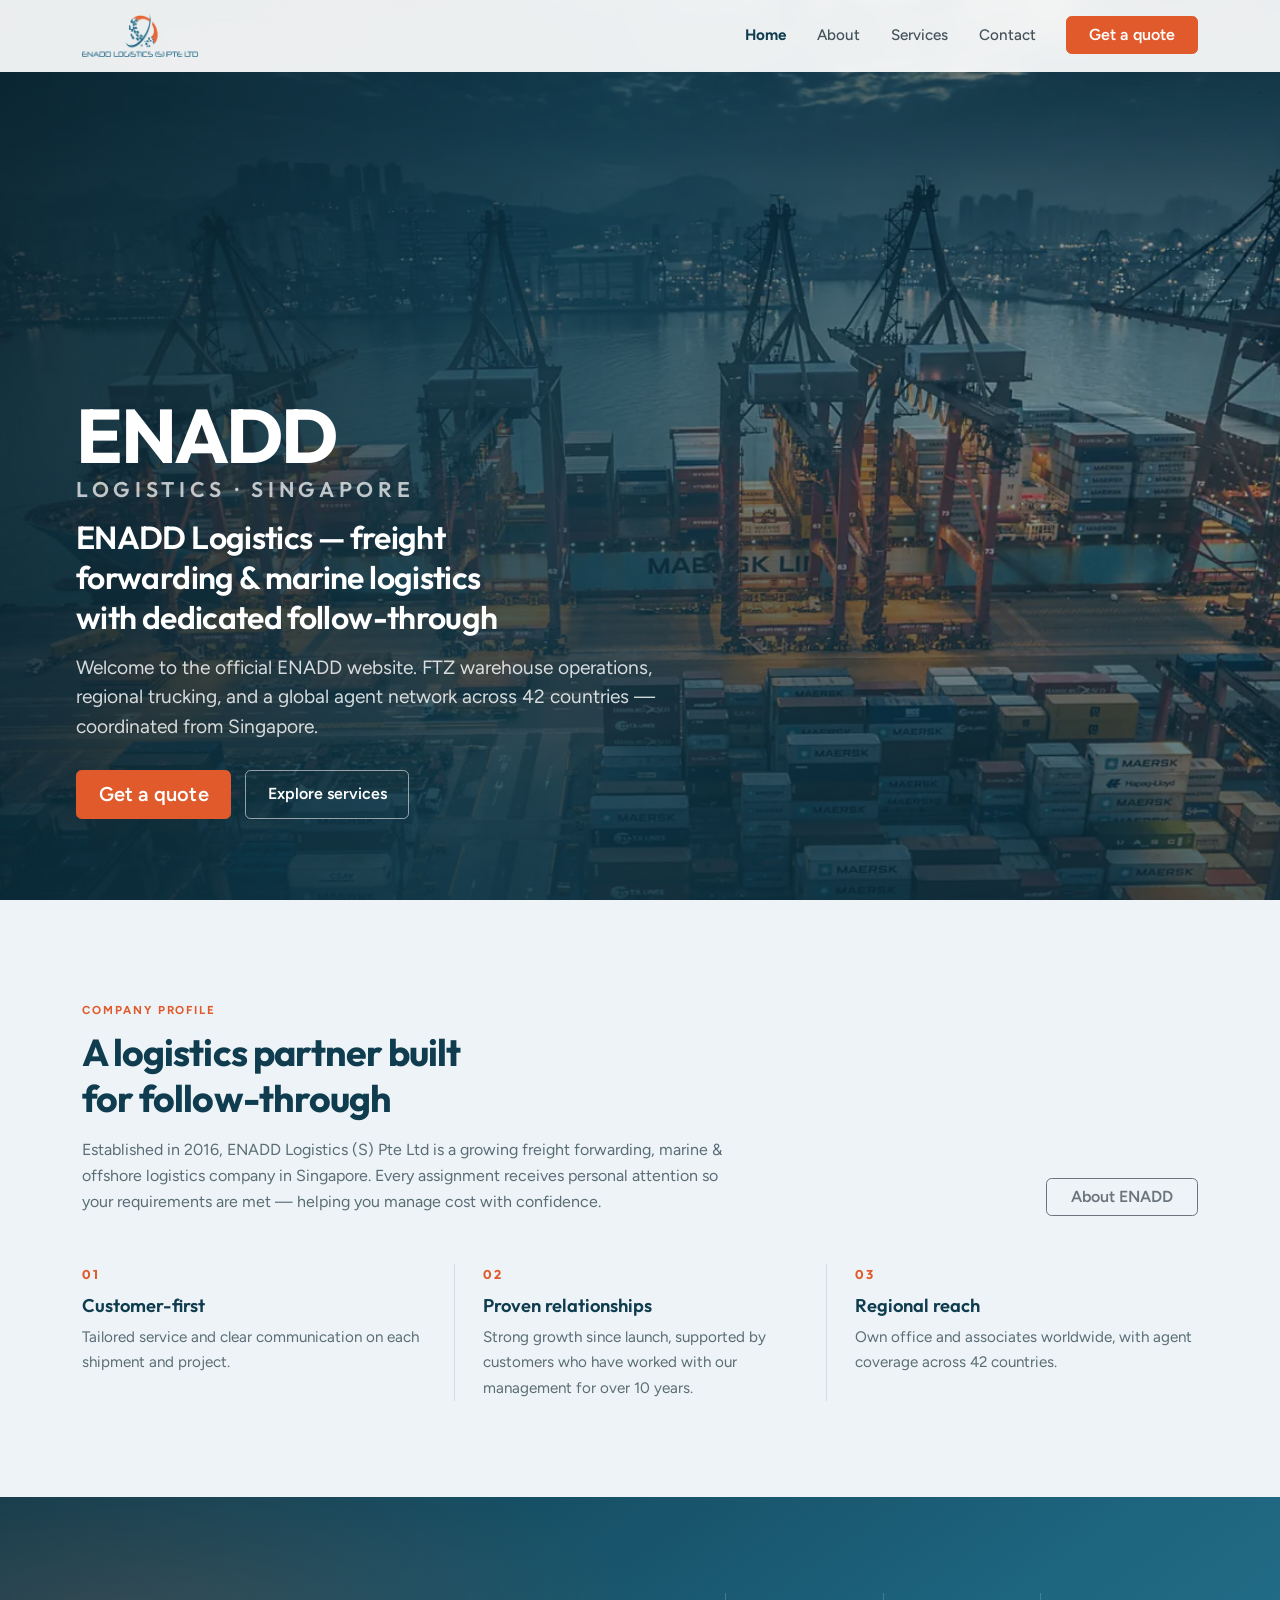
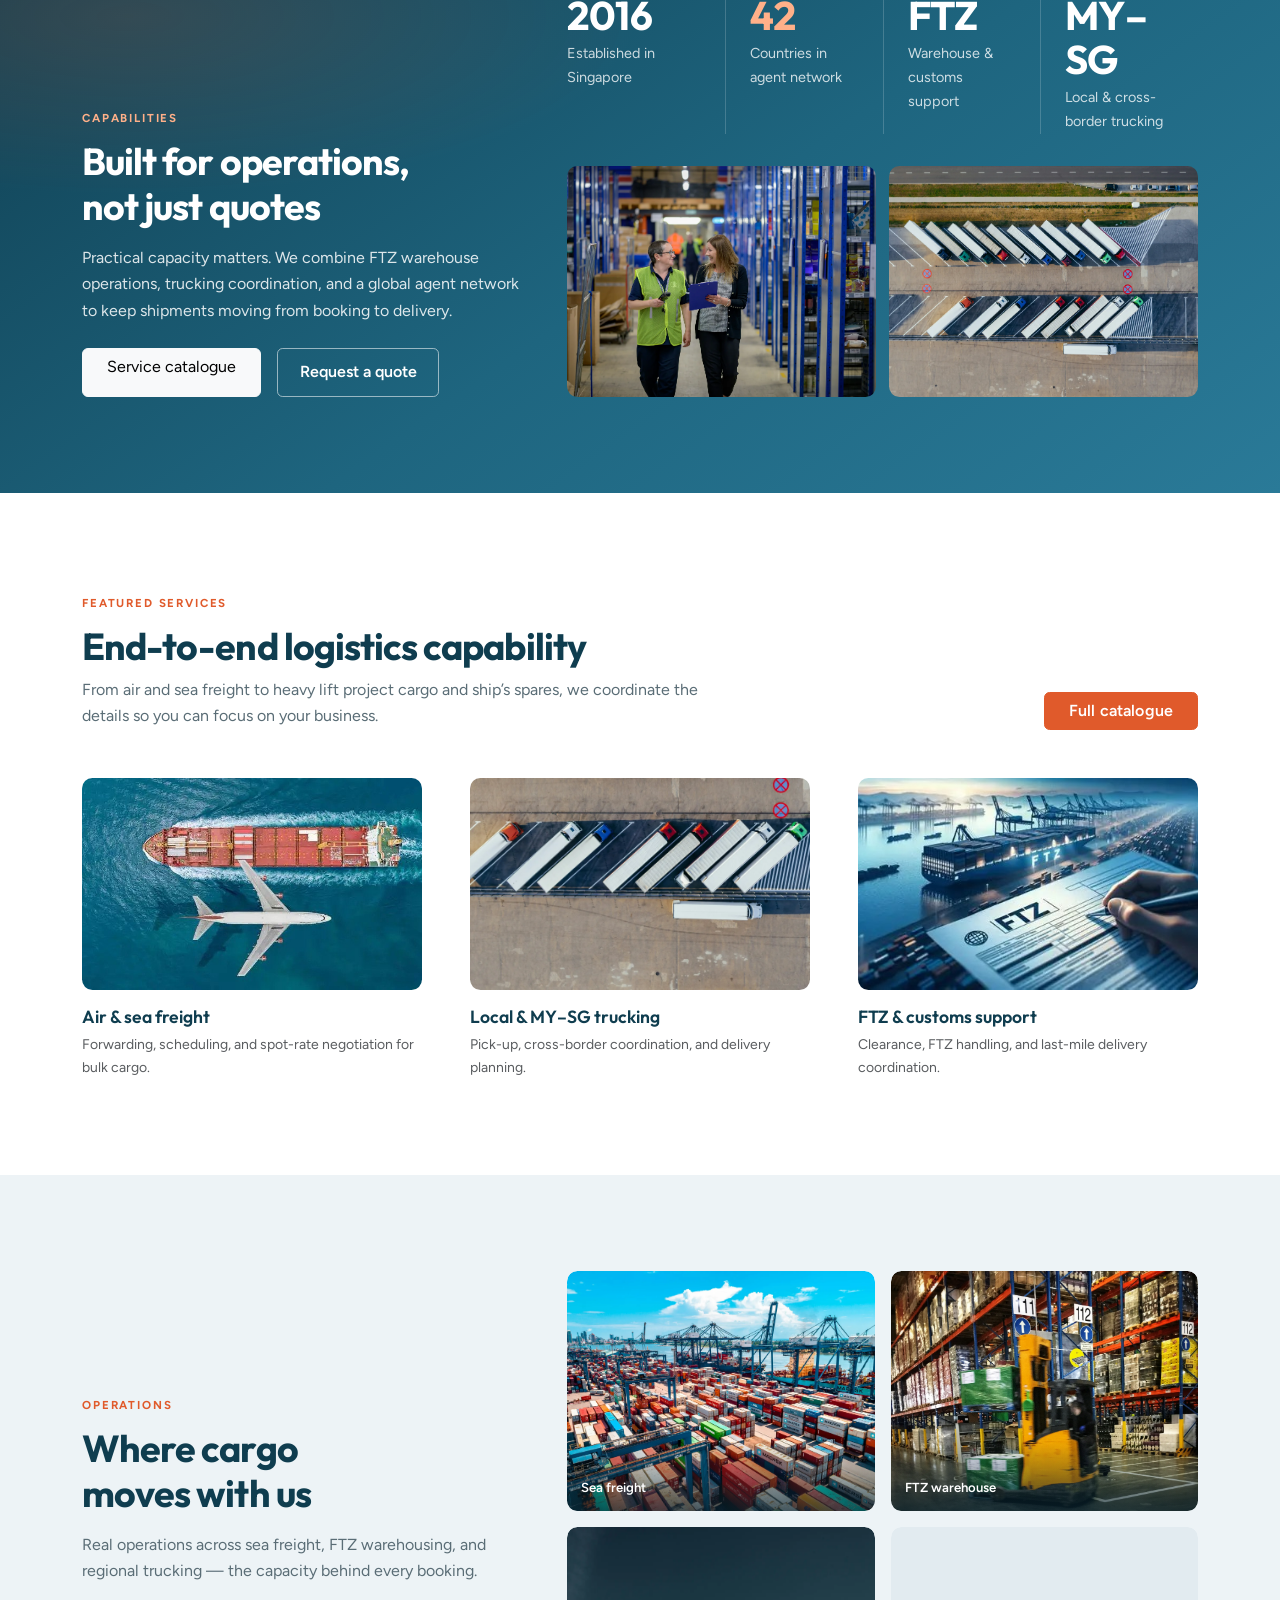
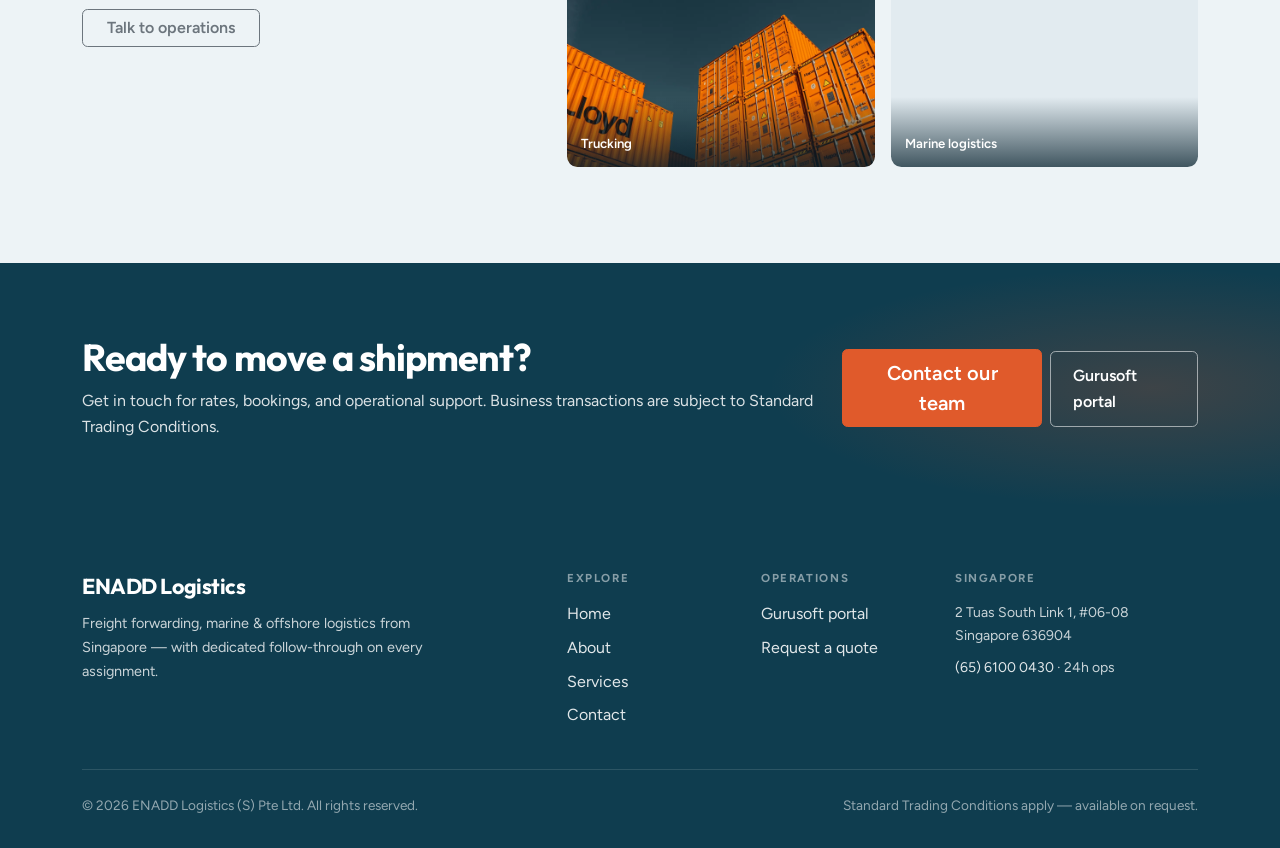
<file: index.html>
<!DOCTYPE html>
<html lang="en">
  <head>
    <meta charset="UTF-8" />
    <meta name="viewport" content="width=device-width, initial-scale=1" />
    <title>ENADD | ENADD Logistics Singapore — Freight Forwarding &amp; Marine Logistics</title>
    <meta
      name="description"
      content="ENADD (ENADD Logistics (S) Pte Ltd) — Singapore freight forwarding, marine &amp; offshore logistics, FTZ warehouse, air &amp; sea freight, and MY–SG trucking. Official ENADD website."
    />
    <meta
      name="keywords"
      content="ENADD, enadd, ENADD Logistics, ENADD Logistics Singapore, ENADD Logistics (S) Pte Ltd, Singapore freight forwarding, marine logistics Singapore, FTZ warehouse, air sea freight, Malaysia Singapore trucking"
    />
    <meta name="author" content="ENADD Logistics (S) Pte Ltd" />
    <meta name="robots" content="index, follow, max-image-preview:large" />
    <meta name="geo.region" content="SG" />
    <meta name="geo.placename" content="Singapore" />
    <link rel="canonical" href="https://enadd.com.sg/" />

    <meta property="og:type" content="website" />
    <meta property="og:locale" content="en_SG" />
    <meta property="og:site_name" content="ENADD Logistics" />
    <meta property="og:title" content="ENADD | ENADD Logistics Singapore — Freight Forwarding &amp; Marine Logistics" />
    <meta
      property="og:description"
      content="Official ENADD website. Freight forwarding, marine &amp; offshore logistics, FTZ warehouse, and trucking from Singapore."
    />
    <meta property="og:url" content="https://enadd.com.sg/" />
    <meta property="og:image" content="https://enadd.com.sg/image/photo-01-hero.webp" />
    <meta property="og:image:alt" content="ENADD Logistics freight and marine operations" />

    <meta name="twitter:card" content="summary_large_image" />
    <meta name="twitter:title" content="ENADD | ENADD Logistics Singapore — Freight Forwarding &amp; Marine Logistics" />
    <meta
      name="twitter:description"
      content="Official ENADD website. Singapore freight forwarding, marine logistics, FTZ warehouse, and regional trucking."
    />
    <meta name="twitter:image" content="https://enadd.com.sg/image/photo-01-hero.webp" />

    <meta name="theme-color" content="#1e657f" />
    <link rel="icon" type="image/png" sizes="32x32" href="favicon-32x32.png?v=3" />
    <link rel="icon" type="image/png" sizes="48x48" href="favicon-48x48.png?v=3" />
    <link rel="icon" type="image/png" sizes="96x96" href="favicon-96x96.png?v=3" />
    <link rel="icon" type="image/png" sizes="192x192" href="favicon-192x192.png?v=3" />
    <link rel="icon" href="favicon.ico?v=3" sizes="any" />
    <link rel="apple-touch-icon" sizes="180x180" href="apple-touch-icon.png?v=3" />

    <script type="application/ld+json">
      {
        "@context": "https://schema.org",
        "@graph": [
          {
            "@type": "Organization",
            "@id": "https://enadd.com.sg/#organization",
            "name": "ENADD Logistics (S) Pte Ltd",
            "alternateName": [
              "ENADD",
              "enadd",
              "ENADD Logistics",
              "ENADD Logistics Singapore"
            ],
            "legalName": "ENADD Logistics (S) Pte Ltd",
            "url": "https://enadd.com.sg/",
            "logo": "https://enadd.com.sg/image/enadd-logo.png",
            "image": "https://enadd.com.sg/image/photo-01-hero.webp",
            "email": "sales@enaddlog.com.sg",
            "telephone": "+65-6100-0430",
            "foundingDate": "2016",
            "taxID": "201624849M",
            "address": {
              "@type": "PostalAddress",
              "streetAddress": "2 Tuas South Link 1, #06-08",
              "addressLocality": "Singapore",
              "postalCode": "636904",
              "addressCountry": "SG"
            },
            "areaServed": ["SG", "MY"],
            "contactPoint": [
              {
                "@type": "ContactPoint",
                "contactType": "customer service",
                "telephone": "+65-6100-0430",
                "email": "ops@enaddlog.com.sg",
                "availableLanguage": ["en"]
              },
              {
                "@type": "ContactPoint",
                "contactType": "sales",
                "telephone": "+65-6100-0432",
                "email": "sales@enaddlog.com.sg",
                "availableLanguage": ["en"]
              }
            ],
            "sameAs": ["https://gsgate.gurusofttech.com/cloud51/PRDG11EOSV03WD/PRDG11EOSV03WB_TMS/"],
            "knowsAbout": [
              "freight forwarding",
              "marine logistics",
              "FTZ warehouse",
              "Singapore logistics"
            ]
          },
          {
            "@type": "LocalBusiness",
            "@id": "https://enadd.com.sg/#localbusiness",
            "name": "ENADD Logistics (S) Pte Ltd",
            "alternateName": ["ENADD", "ENADD Logistics"],
            "url": "https://enadd.com.sg/",
            "image": "https://enadd.com.sg/image/photo-01-hero.webp",
            "telephone": "+65-6100-0430",
            "email": "sales@enaddlog.com.sg",
            "priceRange": "$$",
            "address": {
              "@type": "PostalAddress",
              "streetAddress": "2 Tuas South Link 1, #06-08",
              "addressLocality": "Singapore",
              "postalCode": "636904",
              "addressCountry": "SG"
            },
            "geo": {
              "@type": "GeoCoordinates",
              "latitude": 1.2745,
              "longitude": 103.6375
            },
            "openingHoursSpecification": {
              "@type": "OpeningHoursSpecification",
              "dayOfWeek": [
                "Monday",
                "Tuesday",
                "Wednesday",
                "Thursday",
                "Friday",
                "Saturday",
                "Sunday"
              ],
              "opens": "00:00",
              "closes": "23:59"
            },
            "parentOrganization": {
              "@id": "https://enadd.com.sg/#organization"
            }
          },
          {
            "@type": "WebSite",
            "@id": "https://enadd.com.sg/#website",
            "url": "https://enadd.com.sg/",
            "name": "ENADD",
            "alternateName": "ENADD Logistics",
            "description": "Official website of ENADD Logistics (S) Pte Ltd — Singapore freight forwarding, marine and offshore logistics.",
            "publisher": {
              "@id": "https://enadd.com.sg/#organization"
            },
            "potentialAction": {
              "@type": "SearchAction",
              "target": "https://enadd.com.sg/services/?q={search_term_string}",
              "query-input": "required name=search_term_string"
            },
            "inLanguage": "en-SG"
          },
          {
            "@type": "WebPage",
            "@id": "https://enadd.com.sg/#webpage",
            "url": "https://enadd.com.sg/",
            "name": "ENADD | ENADD Logistics Singapore — Freight Forwarding & Marine Logistics",
            "isPartOf": {
              "@id": "https://enadd.com.sg/#website"
            },
            "about": {
              "@id": "https://enadd.com.sg/#organization"
            },
            "description": "Official ENADD website. ENADD Logistics (S) Pte Ltd — Singapore freight forwarding, marine & offshore logistics, FTZ warehouse, air & sea freight, and MY–SG trucking."
          }
        ]
      }
    </script>
    <link
      href="https://cdn.jsdelivr.net/npm/bootstrap@5.3.3/dist/css/bootstrap.min.css"
      rel="stylesheet"
      integrity="sha384-QWTKZyjpPEjISv5WaRU9OFeRpok6YctnYmDr5pNlyT2bRjXh0JMhjY6hW+ALEwIH"
      crossorigin="anonymous"
    />
    <link rel="preconnect" href="https://fonts.googleapis.com" />
    <link rel="preconnect" href="https://fonts.gstatic.com" crossorigin />
    <link
      href="https://fonts.googleapis.com/css2?family=Figtree:ital,wght@0,400;0,500;0,600;0,700;1,400&family=Outfit:wght@500;600;700&display=swap"
      rel="stylesheet"
    />
    <link rel="stylesheet" href="css/styles.css" />
  </head>
  <body>
    <nav
      id="mainNav"
      class="navbar navbar-expand-lg navbar-light fixed-top navbar-enadd"
    >
      <div class="container">
        <a class="navbar-brand d-flex align-items-center py-1" href="./" aria-label="ENADD Logistics home">
          <img
            class="brand-logo"
            src="image/enadd-logo.png"
            width="200"
            height="48"
            alt="ENADD Logistics (S) Pte Ltd"
          />
        </a>
        <button
          class="navbar-toggler"
          type="button"
          data-bs-toggle="collapse"
          data-bs-target="#navCollapse"
          aria-controls="navCollapse"
          aria-expanded="false"
          aria-label="Toggle navigation"
        >
          <span class="navbar-toggler-icon"></span>
        </button>
        <div class="collapse navbar-collapse" id="navCollapse">
          <ul class="navbar-nav ms-auto mb-2 mb-lg-0 gap-lg-1">
            <li class="nav-item">
              <a class="nav-link active" aria-current="page" href="./">Home</a>
            </li>
            <li class="nav-item">
              <a class="nav-link" href="about/">About</a>
            </li>
            <li class="nav-item">
              <a class="nav-link" href="services/">Services</a>
            </li>
            <li class="nav-item">
              <a class="nav-link" href="contact/">Contact</a>
            </li>
          </ul>
          <a class="btn btn-accent ms-lg-3 mt-3 mt-lg-0" href="contact/#enquiry"
            >Get a quote</a
          >
        </div>
      </div>
    </nav>

    <header class="hero position-relative">
      <div class="hero-media hero-parallax" aria-hidden="true">
        <img
          src="image/photo-01-hero.webp"
          alt=""
          width="1920"
          height="1080"
          fetchpriority="high"
          decoding="async"
        />
      </div>
      <div class="hero-media__veil" aria-hidden="true"></div>
      <div class="container hero-inner">
        <p class="hero-brand hero-reveal">
          ENADD
          <span>Logistics · Singapore</span>
        </p>
        <h1 class="hero-title hero-reveal hero-reveal--delay-1">
          ENADD Logistics — freight forwarding &amp; marine logistics with dedicated follow-through
        </h1>
        <p class="hero-lead hero-reveal hero-reveal--delay-2">
          Welcome to the official ENADD website. FTZ warehouse operations, regional trucking,
          and a global agent network across 42 countries — coordinated from Singapore.
        </p>
        <div class="hero-actions hero-reveal hero-reveal--delay-3">
          <a class="btn btn-accent btn-lg btn-ripple" href="contact/#enquiry">Get a quote</a>
          <a class="btn-ghost-light btn-lg" href="services/">Explore services</a>
        </div>
      </div>
    </header>

    <main>
      <section class="py-5 section-surface">
        <div class="container py-lg-5">
          <div class="row justify-content-between align-items-end g-4 mb-5">
            <div class="col-lg-7 reveal">
              <span class="section-label">Company profile</span>
              <h2 class="section-title mb-3">A logistics partner built for follow-through</h2>
              <p class="section-copy">
                Established in 2016, ENADD Logistics (S) Pte Ltd is a growing freight
                forwarding, marine &amp; offshore logistics company in Singapore. Every
                assignment receives personal attention so your requirements are met —
                helping you manage cost with confidence.
              </p>
            </div>
            <div class="col-lg-auto reveal reveal-delay-1">
              <a class="btn btn-outline-secondary px-4" href="about/">About ENADD</a>
            </div>
          </div>
          <div class="value-row reveal">
            <div class="value-item">
              <div class="value-item__index">01</div>
              <h3>Customer-first</h3>
              <p>
                Tailored service and clear communication on each shipment and project.
              </p>
            </div>
            <div class="value-item">
              <div class="value-item__index">02</div>
              <h3>Proven relationships</h3>
              <p>
                Strong growth since launch, supported by customers who have worked with
                our management for over 10 years.
              </p>
            </div>
            <div class="value-item">
              <div class="value-item__index">03</div>
              <h3>Regional reach</h3>
              <p>
                Own office and associates worldwide, with agent coverage across 42
                countries.
              </p>
            </div>
          </div>
        </div>
      </section>

      <section class="py-5 capability-band">
        <div class="container py-lg-5 position-relative">
          <div class="row g-5 align-items-end">
            <div class="col-lg-5 reveal">
              <span class="section-label" style="color: #ffb089">Capabilities</span>
              <h2 class="section-title text-white mb-3">Built for operations, not just quotes</h2>
              <p class="text-white-75 mb-4">
                Practical capacity matters. We combine FTZ warehouse operations, trucking
                coordination, and a global agent network to keep shipments moving from
                booking to delivery.
              </p>
              <div class="d-flex flex-wrap gap-3">
                <a class="btn btn-light px-4" href="services/">Service catalogue</a>
                <a class="btn-ghost-light" href="contact/">Request a quote</a>
              </div>
            </div>
            <div class="col-lg-7 reveal reveal-delay-1">
              <div class="metric-strip">
                <div class="metric">
                  <span class="metric__value">2016</span>
                  <p class="metric__label">Established in Singapore</p>
                </div>
                <div class="metric">
                  <span class="metric__value stat-number text-accent" data-target="42">0</span>
                  <p class="metric__label">Countries in agent network</p>
                </div>
                <div class="metric">
                  <span class="metric__value">FTZ</span>
                  <p class="metric__label">Warehouse &amp; customs support</p>
                </div>
                <div class="metric">
                  <span class="metric__value">MY–SG</span>
                  <p class="metric__label">Local &amp; cross-border trucking</p>
                </div>
              </div>
              <div class="capability-photos">
                <figure>
                  <img
                    src="image/photo-02-cap-warehouse.webp"
                    alt="Warehouse operations"
                    loading="lazy"
                    decoding="async"
                  />
                </figure>
                <figure>
                  <img
                    src="image/photo-03-cap-trucking.webp"
                    alt="Trucking and fleet operations"
                    loading="lazy"
                    decoding="async"
                  />
                </figure>
              </div>
            </div>
          </div>
        </div>
      </section>

      <section class="py-5 bg-white">
        <div class="container py-lg-5">
          <div class="row justify-content-between align-items-end g-3 mb-5">
            <div class="col-lg-8 reveal">
              <span class="section-label">Featured services</span>
              <h2 class="section-title mb-2">End-to-end logistics capability</h2>
              <p class="section-copy">
                From air and sea freight to heavy lift project cargo and ship’s spares,
                we coordinate the details so you can focus on your business.
              </p>
            </div>
            <div class="col-lg-auto reveal reveal-delay-1">
              <a class="btn btn-accent px-4" href="services/">Full catalogue</a>
            </div>
          </div>
          <div class="row g-4 g-lg-5 service-browse-cards">
            <div class="col-md-4 reveal">
              <article class="service-card h-100">
                <div class="d-flex flex-column h-100">
                  <div class="service-browse-card__media">
                    <img
                      src="image/air &amp; sea freight.jpg"
                      width="880"
                      height="550"
                      class="service-browse-card__img"
                      alt="Air and sea freight operations"
                      loading="lazy"
                      decoding="async"
                    />
                  </div>
                  <div class="service-browse-card__body">
                    <h3>Air &amp; sea freight</h3>
                    <p class="small text-muted mb-0">
                      Forwarding, scheduling, and spot-rate negotiation for bulk cargo.
                    </p>
                  </div>
                </div>
              </article>
            </div>
            <div class="col-md-4 reveal reveal-delay-1">
              <article class="service-card h-100">
                <div class="d-flex flex-column h-100">
                  <div class="service-browse-card__media">
                    <img
                      src="image/photo-22-index-feature-truck.webp"
                      width="880"
                      height="550"
                      class="service-browse-card__img"
                      alt="Local and cross-border trucking"
                      loading="lazy"
                      decoding="async"
                    />
                  </div>
                  <div class="service-browse-card__body">
                    <h3>Local &amp; MY–SG trucking</h3>
                    <p class="small text-muted mb-0">
                      Pick-up, cross-border coordination, and delivery planning.
                    </p>
                  </div>
                </div>
              </article>
            </div>
            <div class="col-md-4 reveal reveal-delay-2">
              <article class="service-card h-100">
                <div class="d-flex flex-column h-100">
                  <div class="service-browse-card__media">
                    <img
                      src="image/ftz &amp; customs support.jpeg"
                      width="880"
                      height="550"
                      class="service-browse-card__img"
                      alt="FTZ warehouse and customs support"
                      loading="lazy"
                      decoding="async"
                    />
                  </div>
                  <div class="service-browse-card__body">
                    <h3>FTZ &amp; customs support</h3>
                    <p class="small text-muted mb-0">
                      Clearance, FTZ handling, and last-mile delivery coordination.
                    </p>
                  </div>
                </div>
              </article>
            </div>
          </div>
        </div>
      </section>

      <section class="py-5 section-surface">
        <div class="container py-lg-5">
          <div class="row align-items-center g-5">
            <div class="col-lg-5 reveal">
              <span class="section-label">Operations</span>
              <h2 class="section-title">Where cargo moves with us</h2>
              <p class="section-copy mb-4">
                Real operations across sea freight, FTZ warehousing, and regional
                trucking — the capacity behind every booking.
              </p>
              <a class="btn btn-outline-secondary px-4" href="contact/">Talk to operations</a>
            </div>
            <div class="col-lg-7 reveal reveal-delay-1">
              <div class="gallery-grid">
                <figure class="media-card">
                  <div class="media-card__media">
                    <img
                      src="image/photo-04-gallery-ship.webp"
                      alt="Container shipping operations"
                      loading="lazy"
                      decoding="async"
                    />
                  </div>
                  <figcaption>Sea freight</figcaption>
                </figure>
                <figure class="media-card">
                  <div class="media-card__media">
                    <img
                      src="image/photo-05-gallery-warehouse.webp"
                      alt="FTZ warehouse and storage"
                      loading="lazy"
                      decoding="async"
                    />
                  </div>
                  <figcaption>FTZ warehouse</figcaption>
                </figure>
                <figure class="media-card">
                  <div class="media-card__media">
                    <img
                      src="image/photo-06-gallery-trucking.webp"
                      alt="Local and cross-border trucking"
                      loading="lazy"
                      decoding="async"
                    />
                  </div>
                  <figcaption>Trucking</figcaption>
                </figure>
                <figure class="media-card">
                  <div class="media-card__media">
                    <img
                      src="image/photo-07-gallery-sea.webp"
                      alt="Marine logistics and forwarding"
                      loading="lazy"
                      decoding="async"
                    />
                  </div>
                  <figcaption>Marine logistics</figcaption>
                </figure>
              </div>
            </div>
          </div>
        </div>
      </section>

      <section class="py-5 cta-band">
        <div class="container py-lg-4 position-relative">
          <div class="row align-items-center g-4">
            <div class="col-lg-8 reveal">
              <h2 class="section-title text-white mb-2">Ready to move a shipment?</h2>
              <p class="text-white-75 mb-0">
                Get in touch for rates, bookings, and operational support. Business
                transactions are subject to Standard Trading Conditions.
              </p>
            </div>
            <div
              class="col-lg-4 d-flex flex-column flex-sm-row flex-lg-column flex-xl-row align-items-stretch align-items-lg-end justify-content-lg-end gap-2 reveal reveal-delay-1"
            >
              <a class="btn btn-accent btn-lg px-4 btn-ripple" href="contact/">Contact our team</a>
              <a
                class="btn-ghost-light btn-lg"
                href="https://gsgate.gurusofttech.com/cloud51/PRDG11EOSV03WD/PRDG11EOSV03WB_TMS/"
                data-enadd-gurusoft
                target="_blank"
                rel="noopener noreferrer"
                >Gurusoft portal<span class="visually-hidden"> (opens in new tab)</span></a
              >
            </div>
          </div>
        </div>
      </section>
    </main>

    <button
      type="button"
      id="toTopBtn"
      class="btn-to-top"
      aria-label="Back to top"
      title="Back to top"
    >
      <span aria-hidden="true">↑</span>
    </button>

    <footer class="site-footer">
      <div class="container">
        <div class="row g-4 g-lg-5">
          <div class="col-lg-5">
            <p class="site-footer__brand">ENADD Logistics</p>
            <p class="site-footer__tag">
              Freight forwarding, marine &amp; offshore logistics from Singapore —
              with dedicated follow-through on every assignment.
            </p>
          </div>
          <div class="col-6 col-md-4 col-lg-2">
            <p class="site-footer__heading">Explore</p>
            <ul class="site-footer__links">
              <li><a href="./">Home</a></li>
              <li><a href="about/">About</a></li>
              <li><a href="services/">Services</a></li>
              <li><a href="contact/">Contact</a></li>
            </ul>
          </div>
          <div class="col-6 col-md-4 col-lg-2">
            <p class="site-footer__heading">Operations</p>
            <ul class="site-footer__links">
              <li>
                <a
                  href="https://gsgate.gurusofttech.com/cloud51/PRDG11EOSV03WD/PRDG11EOSV03WB_TMS/"
                  data-enadd-gurusoft
                  target="_blank"
                  rel="noopener noreferrer"
                  >Gurusoft portal</a
                >
              </li>
              <li><a href="contact/#enquiry">Request a quote</a></li>
            </ul>
          </div>
          <div class="col-md-4 col-lg-3">
            <p class="site-footer__heading">Singapore</p>
            <p class="mb-2 small">
              2 Tuas South Link 1, #06-08<br />
              Singapore 636904
            </p>
            <p class="mb-0 small">
              <a href="tel:+6561000430">(65) 6100 0430</a> · 24h ops
            </p>
          </div>
        </div>
        <div
          class="site-footer__bottom d-flex flex-column flex-md-row justify-content-between gap-2"
        >
          <span>© <span id="year"></span> ENADD Logistics (S) Pte Ltd. All rights reserved.</span>
          <span>Standard Trading Conditions apply — available on request.</span>
        </div>
      </div>
    </footer>

    <script
      src="https://cdn.jsdelivr.net/npm/bootstrap@5.3.3/dist/js/bootstrap.bundle.min.js"
      integrity="sha384-YvpcrYf0tY3lHB60NNkmXc5s9fDVZLESaAA55NDzOxhy9GkcIdslK1eN7N6jIeHz"
      crossorigin="anonymous"
    ></script>
    <script src="js/site-config.js"></script>
    <script src="js/main.js"></script>
  </body>
</html>
</file>
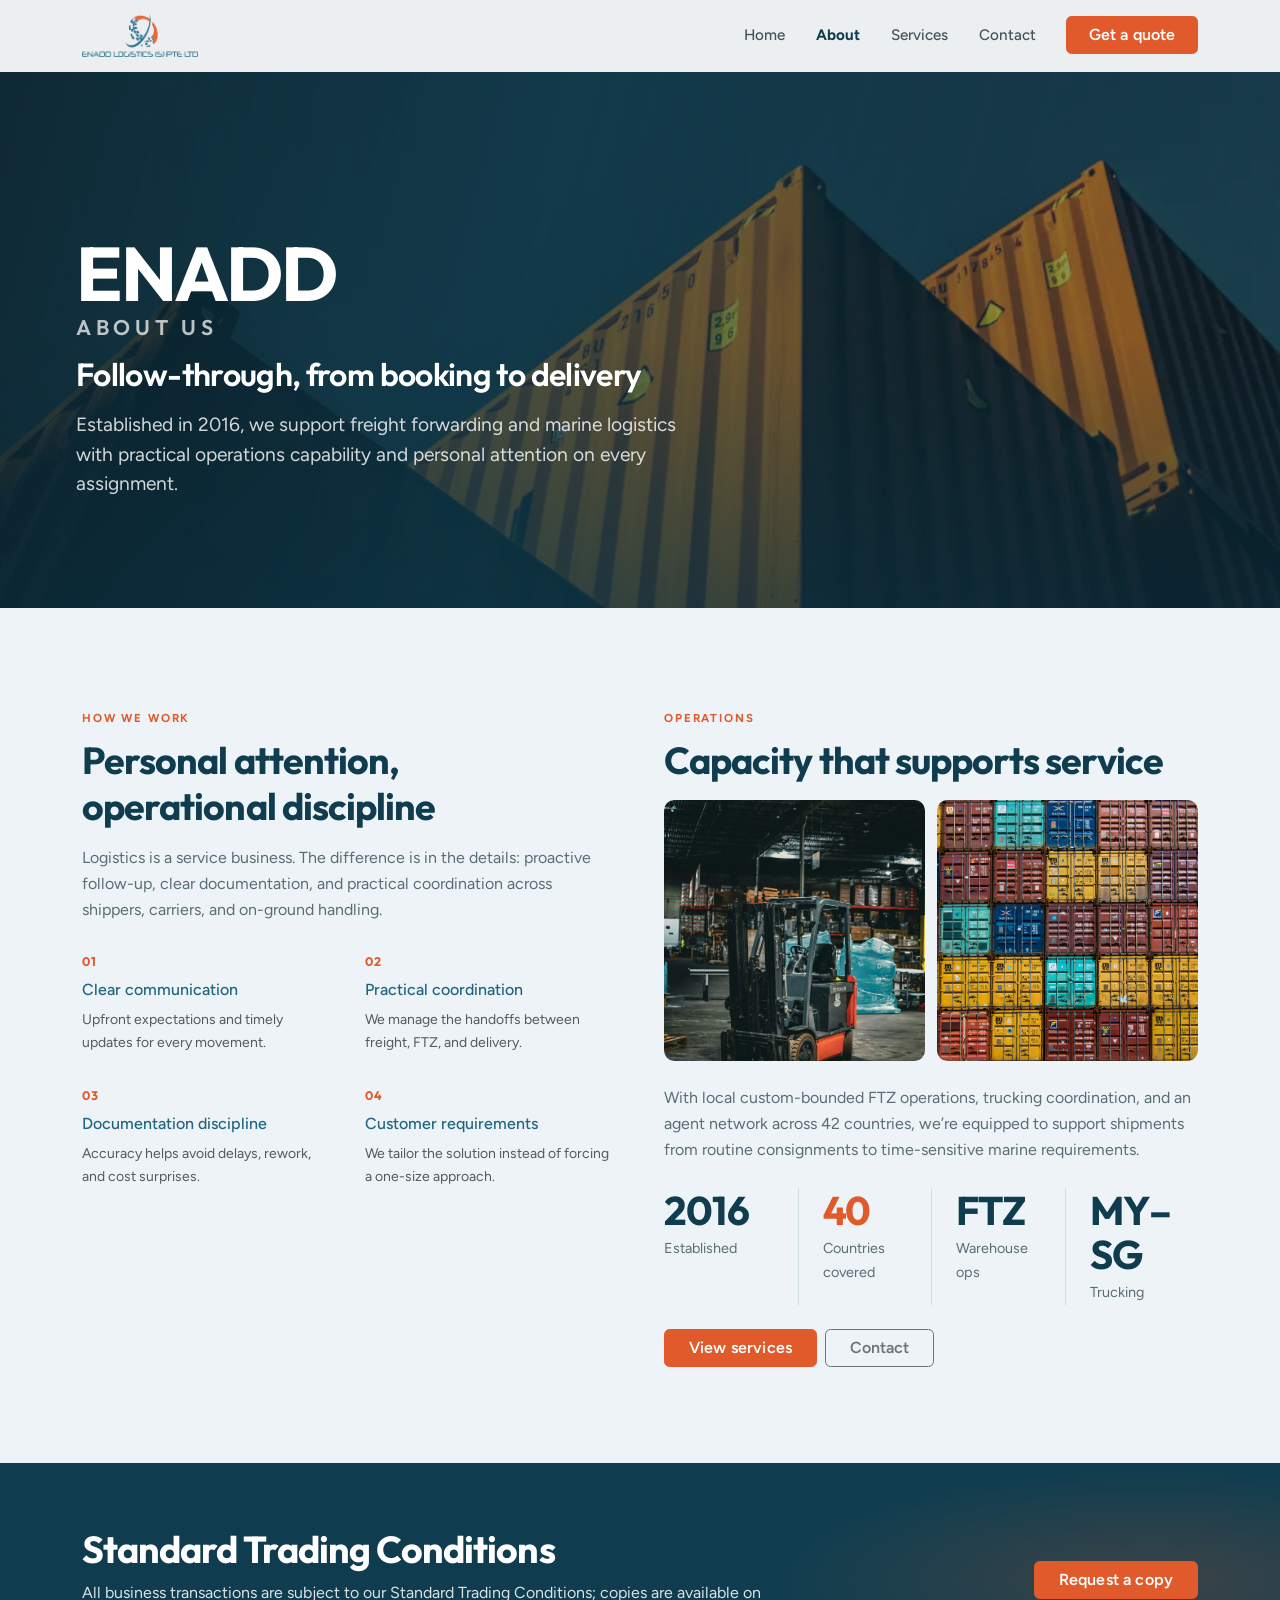
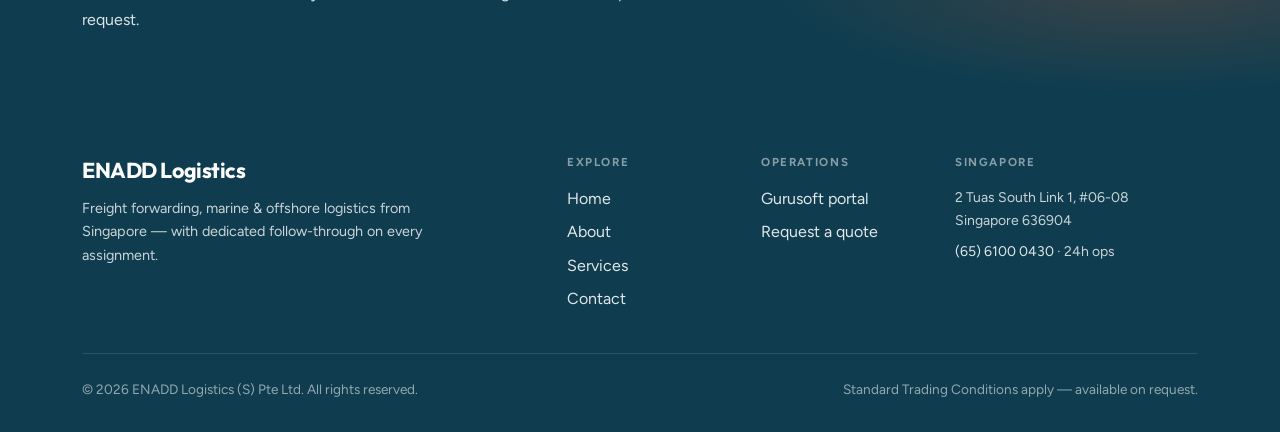
<file: about/index.html>
<!DOCTYPE html>
<html lang="en">
  <head>
    <meta charset="UTF-8" />
    <meta name="viewport" content="width=device-width, initial-scale=1" />
    <title>About ENADD Logistics | Singapore Freight Forwarding Since 2016</title>
    <meta
      name="description"
      content="Learn about ENADD Logistics (S) Pte Ltd — established 2016 in Singapore. Freight forwarding, marine logistics, FTZ operations, and agent coverage across 42 countries."
    />
    <meta name="author" content="ENADD Logistics (S) Pte Ltd" />
    <meta name="robots" content="index, follow, max-image-preview:large" />
    <link rel="canonical" href="https://enadd.com.sg/about/" />

    <meta property="og:type" content="website" />
    <meta property="og:locale" content="en_SG" />
    <meta property="og:site_name" content="ENADD Logistics" />
    <meta property="og:title" content="About ENADD Logistics | Singapore Freight Forwarding Since 2016" />
    <meta
      property="og:description"
      content="Established in 2016, ENADD supports freight forwarding and marine logistics with practical operations and personal attention on every assignment."
    />
    <meta property="og:url" content="https://enadd.com.sg/about/" />
    <meta property="og:image" content="https://enadd.com.sg/image/photo-08-about-hero.webp" />
    <meta property="og:image:alt" content="ENADD Logistics operations and team in Singapore" />

    <meta name="twitter:card" content="summary_large_image" />
    <meta name="twitter:title" content="About ENADD Logistics | Singapore Freight Forwarding Since 2016" />
    <meta
      name="twitter:description"
      content="Freight forwarding and marine logistics from Singapore — follow-through from booking to delivery."
    />
    <meta name="twitter:image" content="https://enadd.com.sg/image/photo-08-about-hero.webp" />

    <meta name="theme-color" content="#1e657f" />
    <link rel="icon" type="image/png" sizes="32x32" href="../favicon-32x32.png?v=3" />
    <link rel="icon" type="image/png" sizes="48x48" href="../favicon-48x48.png?v=3" />
    <link rel="icon" type="image/png" sizes="96x96" href="../favicon-96x96.png?v=3" />
    <link rel="icon" type="image/png" sizes="192x192" href="../favicon-192x192.png?v=3" />
    <link rel="icon" href="../favicon.ico?v=3" sizes="any" />
    <link rel="apple-touch-icon" sizes="180x180" href="../apple-touch-icon.png?v=3" />

    <script type="application/ld+json">
      {
        "@context": "https://schema.org",
        "@graph": [
          {
            "@type": "AboutPage",
            "@id": "https://enadd.com.sg/about/#webpage",
            "url": "https://enadd.com.sg/about/",
            "name": "About ENADD Logistics",
            "description": "About ENADD Logistics (S) Pte Ltd — Singapore freight forwarding and marine logistics since 2016.",
            "isPartOf": {
              "@type": "WebSite",
              "@id": "https://enadd.com.sg/#website",
              "url": "https://enadd.com.sg/"
            },
            "about": {
              "@type": "Organization",
              "name": "ENADD Logistics (S) Pte Ltd",
              "url": "https://enadd.com.sg/"
            }
          },
          {
            "@type": "BreadcrumbList",
            "itemListElement": [
              {
                "@type": "ListItem",
                "position": 1,
                "name": "Home",
                "item": "https://enadd.com.sg/"
              },
              {
                "@type": "ListItem",
                "position": 2,
                "name": "About",
                "item": "https://enadd.com.sg/about/"
              }
            ]
          }
        ]
      }
    </script>
    <link
      href="https://cdn.jsdelivr.net/npm/bootstrap@5.3.3/dist/css/bootstrap.min.css"
      rel="stylesheet"
      integrity="sha384-QWTKZyjpPEjISv5WaRU9OFeRpok6YctnYmDr5pNlyT2bRjXh0JMhjY6hW+ALEwIH"
      crossorigin="anonymous"
    />
    <link rel="preconnect" href="https://fonts.googleapis.com" />
    <link rel="preconnect" href="https://fonts.gstatic.com" crossorigin />
    <link
      href="https://fonts.googleapis.com/css2?family=Figtree:ital,wght@0,400;0,500;0,600;0,700;1,400&family=Outfit:wght@500;600;700&display=swap"
      rel="stylesheet"
    />
    <link rel="stylesheet" href="../css/styles.css" />
  </head>
  <body>
    <nav
      id="mainNav"
      class="navbar navbar-expand-lg navbar-light fixed-top navbar-enadd"
    >
      <div class="container">
        <a class="navbar-brand d-flex align-items-center py-1" href="../" aria-label="ENADD Logistics home">
          <img
            class="brand-logo"
            src="../image/enadd-logo.png"
            width="200"
            height="48"
            alt="ENADD Logistics (S) Pte Ltd"
          />
        </a>
        <button
          class="navbar-toggler"
          type="button"
          data-bs-toggle="collapse"
          data-bs-target="#navCollapse"
          aria-controls="navCollapse"
          aria-expanded="false"
          aria-label="Toggle navigation"
        >
          <span class="navbar-toggler-icon"></span>
        </button>
        <div class="collapse navbar-collapse" id="navCollapse">
          <ul class="navbar-nav ms-auto mb-2 mb-lg-0 gap-lg-1">
            <li class="nav-item">
              <a class="nav-link" href="../">Home</a>
            </li>
            <li class="nav-item">
              <a class="nav-link active" aria-current="page" href="../about/">About</a>
            </li>
            <li class="nav-item">
              <a class="nav-link" href="../services/">Services</a>
            </li>
            <li class="nav-item">
              <a class="nav-link" href="../contact/">Contact</a>
            </li>
          </ul>
          <a class="btn btn-accent ms-lg-3 mt-3 mt-lg-0" href="../contact/#enquiry">Get a quote</a>
        </div>
      </div>
    </nav>

    <header class="hero hero--page position-relative">
      <div class="hero-media hero-parallax" aria-hidden="true">
        <img
          src="../image/photo-08-about-hero.webp"
          alt=""
          width="1600"
          height="900"
          fetchpriority="high"
          decoding="async"
        />
      </div>
      <div class="hero-media__veil" aria-hidden="true"></div>
      <div class="container hero-inner">
        <p class="hero-brand hero-reveal">
          ENADD
          <span>About us</span>
        </p>
        <h1 class="hero-title hero-reveal hero-reveal--delay-1">
          Follow-through, from booking to delivery
        </h1>
        <p class="hero-lead hero-reveal hero-reveal--delay-2">
          Established in 2016, we support freight forwarding and marine logistics with
          practical operations capability and personal attention on every assignment.
        </p>
      </div>
    </header>

    <main>
      <section class="py-5 section-surface">
        <div class="container py-lg-5">
          <div class="row g-5 align-items-start">
            <div class="col-lg-6 reveal">
              <span class="section-label">How we work</span>
              <h2 class="section-title">Personal attention, operational discipline</h2>
              <p class="section-copy mb-4">
                Logistics is a service business. The difference is in the details:
                proactive follow-up, clear documentation, and practical coordination
                across shippers, carriers, and on-ground handling.
              </p>
              <div class="feature-grid mt-4">
                <div class="feature-tile">
                  <div class="icon-circle">01</div>
                  <h3 class="h6 text-brand mb-2">Clear communication</h3>
                  <p class="text-muted small mb-0">
                    Upfront expectations and timely updates for every movement.
                  </p>
                </div>
                <div class="feature-tile">
                  <div class="icon-circle">02</div>
                  <h3 class="h6 text-brand mb-2">Practical coordination</h3>
                  <p class="text-muted small mb-0">
                    We manage the handoffs between freight, FTZ, and delivery.
                  </p>
                </div>
                <div class="feature-tile">
                  <div class="icon-circle">03</div>
                  <h3 class="h6 text-brand mb-2">Documentation discipline</h3>
                  <p class="text-muted small mb-0">
                    Accuracy helps avoid delays, rework, and cost surprises.
                  </p>
                </div>
                <div class="feature-tile">
                  <div class="icon-circle">04</div>
                  <h3 class="h6 text-brand mb-2">Customer requirements</h3>
                  <p class="text-muted small mb-0">
                    We tailor the solution instead of forcing a one-size approach.
                  </p>
                </div>
              </div>
            </div>

            <div class="col-lg-6 reveal reveal-delay-1">
              <span class="section-label">Operations</span>
              <h2 class="section-title">Capacity that supports service</h2>
              <div class="ops-media-pair mb-4">
                <img
                  src="../image/photo-09-about-ops-warehouse.webp"
                  alt="Warehouse operations"
                  loading="lazy"
                  decoding="async"
                />
                <img
                  src="../image/photo-10-about-ops-trucks.webp"
                  alt="Trucking and fleet operations"
                  loading="lazy"
                  decoding="async"
                />
              </div>
              <p class="section-copy mb-4">
                With local custom-bounded FTZ operations, trucking coordination, and an
                agent network across 42 countries, we’re equipped to support shipments
                from routine consignments to time-sensitive marine requirements.
              </p>
              <div class="metric-strip metric-strip--light mb-4">
                <div class="metric">
                  <span class="metric__value">2016</span>
                  <p class="metric__label">Established</p>
                </div>
                <div class="metric">
                  <span class="metric__value stat-number text-accent" data-target="42">0</span>
                  <p class="metric__label">Countries covered</p>
                </div>
                <div class="metric">
                  <span class="metric__value">FTZ</span>
                  <p class="metric__label">Warehouse ops</p>
                </div>
                <div class="metric">
                  <span class="metric__value">MY–SG</span>
                  <p class="metric__label">Trucking</p>
                </div>
              </div>
              <div class="d-flex flex-wrap gap-2">
                <a class="btn btn-accent px-4" href="../services/">View services</a>
                <a class="btn btn-outline-secondary px-4" href="../contact/">Contact</a>
              </div>
            </div>
          </div>
        </div>
      </section>

      <section class="py-5 cta-band">
        <div class="container py-lg-3 position-relative">
          <div class="row align-items-center g-4">
            <div class="col-lg-8 reveal">
              <h2 class="section-title text-white mb-2">Standard Trading Conditions</h2>
              <p class="text-white-75 mb-0">
                All business transactions are subject to our Standard Trading Conditions;
                copies are available on request.
              </p>
            </div>
            <div class="col-lg-4 d-flex justify-content-lg-end reveal reveal-delay-1">
              <a class="btn btn-accent px-4" href="../contact/">Request a copy</a>
            </div>
          </div>
        </div>
      </section>
    </main>

    <button
      type="button"
      id="toTopBtn"
      class="btn-to-top"
      aria-label="Back to top"
      title="Back to top"
    >
      <span aria-hidden="true">↑</span>
    </button>

    <footer class="site-footer">
      <div class="container">
        <div class="row g-4 g-lg-5">
          <div class="col-lg-5">
            <p class="site-footer__brand">ENADD Logistics</p>
            <p class="site-footer__tag">
              Freight forwarding, marine &amp; offshore logistics from Singapore —
              with dedicated follow-through on every assignment.
            </p>
          </div>
          <div class="col-6 col-md-4 col-lg-2">
            <p class="site-footer__heading">Explore</p>
            <ul class="site-footer__links">
              <li><a href="../">Home</a></li>
              <li><a href="../about/">About</a></li>
              <li><a href="../services/">Services</a></li>
              <li><a href="../contact/">Contact</a></li>
            </ul>
          </div>
          <div class="col-6 col-md-4 col-lg-2">
            <p class="site-footer__heading">Operations</p>
            <ul class="site-footer__links">
              <li>
                <a
                  href="https://gsgate.gurusofttech.com/cloud51/PRDG11EOSV03WD/PRDG11EOSV03WB_TMS/"
                  data-enadd-gurusoft
                  target="_blank"
                  rel="noopener noreferrer"
                  >Gurusoft portal</a
                >
              </li>
              <li><a href="../contact/#enquiry">Request a quote</a></li>
            </ul>
          </div>
          <div class="col-md-4 col-lg-3">
            <p class="site-footer__heading">Singapore</p>
            <p class="mb-2 small">
              2 Tuas South Link 1, #06-08<br />
              Singapore 636904
            </p>
            <p class="mb-0 small">
              <a href="tel:+6561000430">(65) 6100 0430</a> · 24h ops
            </p>
          </div>
        </div>
        <div
          class="site-footer__bottom d-flex flex-column flex-md-row justify-content-between gap-2"
        >
          <span>© <span id="year"></span> ENADD Logistics (S) Pte Ltd. All rights reserved.</span>
          <span>Standard Trading Conditions apply — available on request.</span>
        </div>
      </div>
    </footer>

    <script
      src="https://cdn.jsdelivr.net/npm/bootstrap@5.3.3/dist/js/bootstrap.bundle.min.js"
      integrity="sha384-YvpcrYf0tY3lHB60NNkmXc5s9fDVZLESaAA55NDzOxhy9GkcIdslK1eN7N6jIeHz"
      crossorigin="anonymous"
    ></script>
    <script src="../js/site-config.js"></script>
    <script src="../js/main.js"></script>
  </body>
</html>
</file>
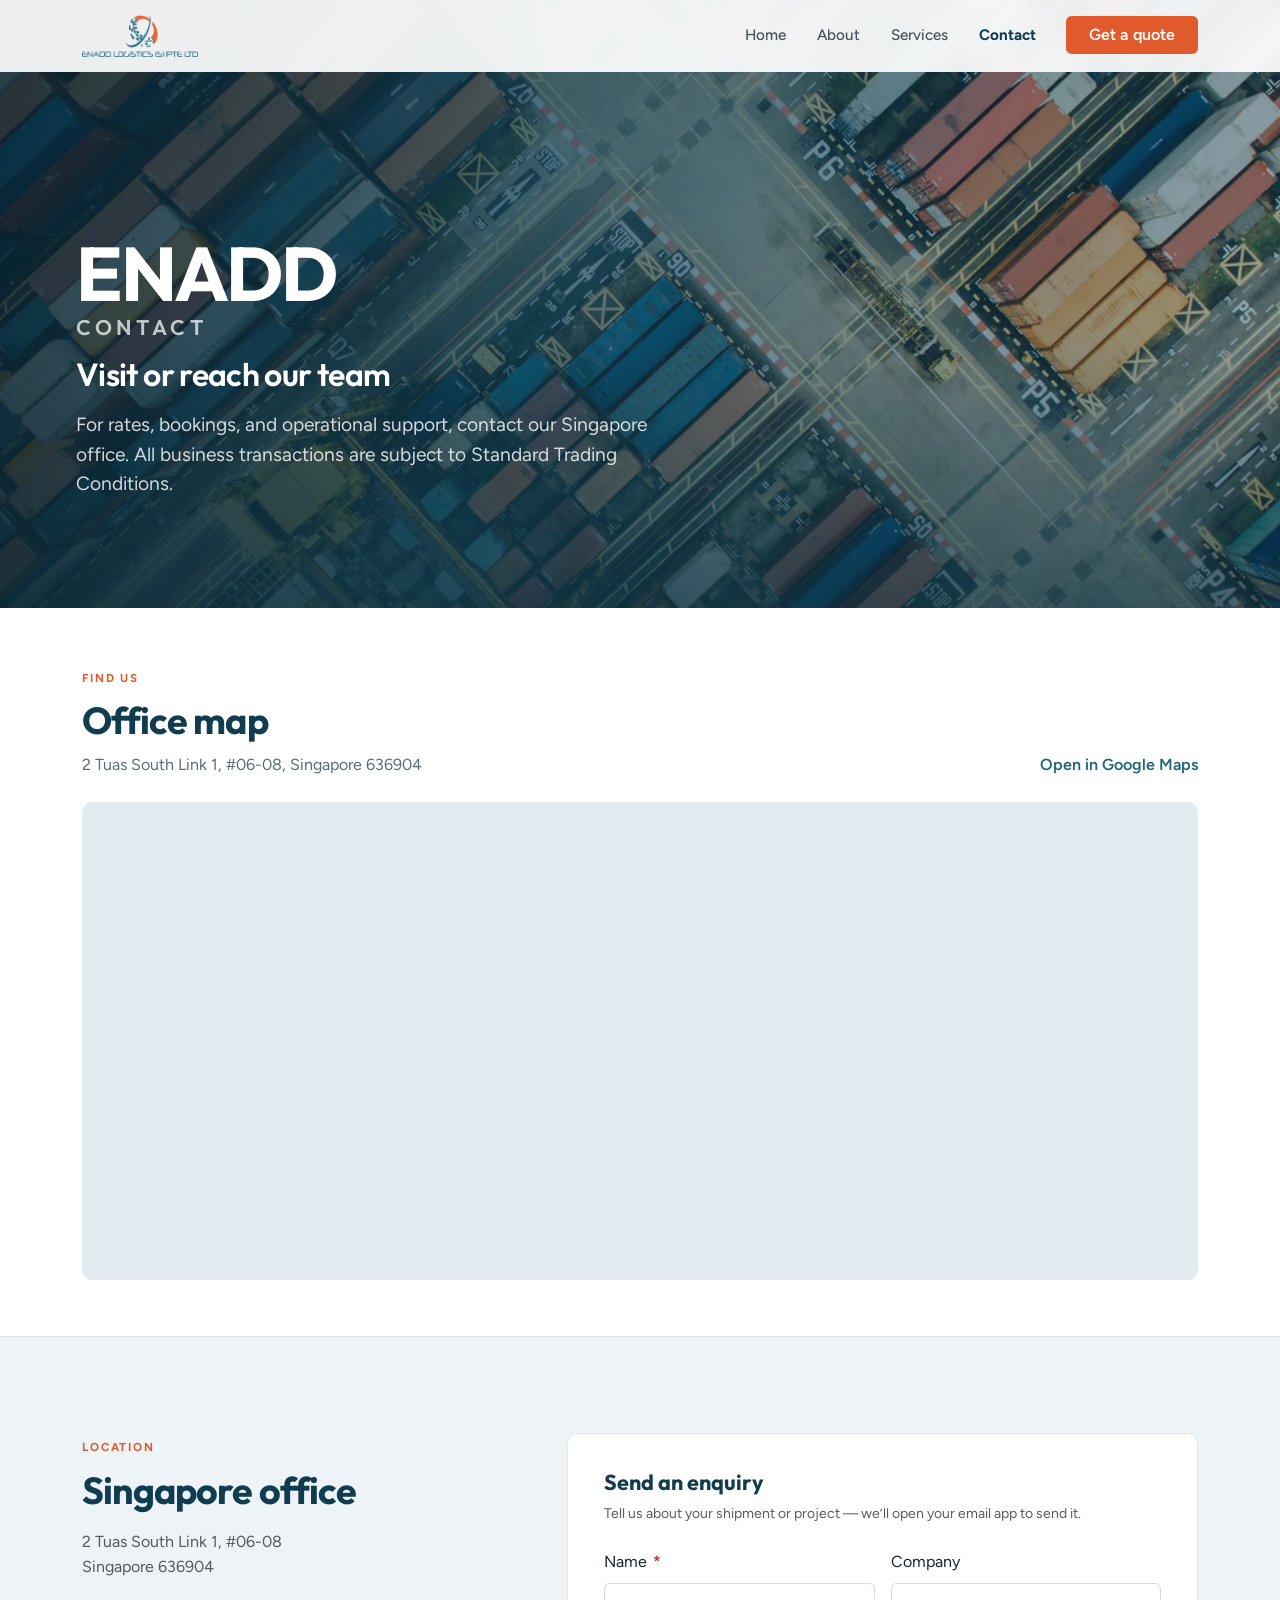
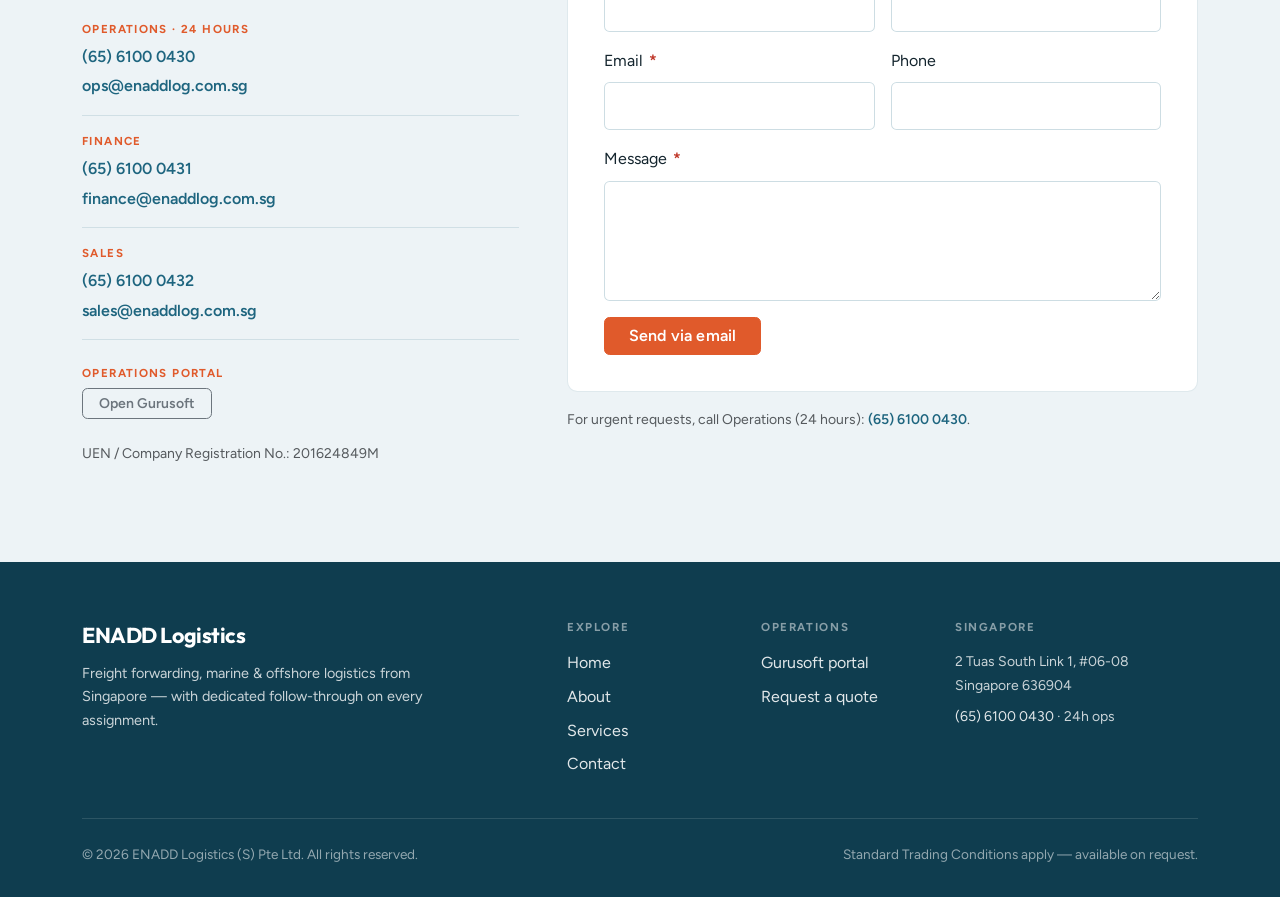
<file: contact/index.html>
<!DOCTYPE html>
<html lang="en">
  <head>
    <meta charset="UTF-8" />
    <meta name="viewport" content="width=device-width, initial-scale=1" />
    <title>Contact ENADD Logistics Singapore | Get a Freight Quote</title>
    <meta
      name="description"
      content="Contact ENADD Logistics in Singapore for freight rates, bookings, and 24-hour operations support. Office at 2 Tuas South Link 1. Call (65) 6100 0430 or send an enquiry."
    />
    <meta name="author" content="ENADD Logistics (S) Pte Ltd" />
    <meta name="robots" content="index, follow, max-image-preview:large" />
    <link rel="canonical" href="https://enadd.com.sg/contact/" />

    <meta property="og:type" content="website" />
    <meta property="og:locale" content="en_SG" />
    <meta property="og:site_name" content="ENADD Logistics" />
    <meta property="og:title" content="Contact ENADD Logistics Singapore | Get a Freight Quote" />
    <meta
      property="og:description"
      content="Request rates and bookings from ENADD Logistics. 24-hour operations: (65) 6100 0430. Tuas South Link 1, Singapore."
    />
    <meta property="og:url" content="https://enadd.com.sg/contact/" />
    <meta property="og:image" content="https://enadd.com.sg/image/photo-11-contact-card.webp" />
    <meta property="og:image:alt" content="Contact ENADD Logistics Singapore office" />

    <meta name="twitter:card" content="summary_large_image" />
    <meta name="twitter:title" content="Contact ENADD Logistics Singapore | Get a Freight Quote" />
    <meta
      name="twitter:description"
      content="Office map, department contacts, and enquiry form for Singapore freight and marine logistics."
    />
    <meta name="twitter:image" content="https://enadd.com.sg/image/photo-11-contact-card.webp" />

    <meta name="theme-color" content="#1e657f" />
    <link rel="icon" type="image/png" sizes="32x32" href="../favicon-32x32.png?v=3" />
    <link rel="icon" type="image/png" sizes="48x48" href="../favicon-48x48.png?v=3" />
    <link rel="icon" type="image/png" sizes="96x96" href="../favicon-96x96.png?v=3" />
    <link rel="icon" type="image/png" sizes="192x192" href="../favicon-192x192.png?v=3" />
    <link rel="icon" href="../favicon.ico?v=3" sizes="any" />
    <link rel="apple-touch-icon" sizes="180x180" href="../apple-touch-icon.png?v=3" />

    <script type="application/ld+json">
      {
        "@context": "https://schema.org",
        "@graph": [
          {
            "@type": "ContactPage",
            "@id": "https://enadd.com.sg/contact/#webpage",
            "url": "https://enadd.com.sg/contact/",
            "name": "Contact ENADD Logistics",
            "description": "Contact ENADD Logistics Singapore for freight quotes, bookings, and operations support.",
            "isPartOf": {
              "@type": "WebSite",
              "url": "https://enadd.com.sg/"
            },
            "mainEntity": {
              "@type": "Organization",
              "name": "ENADD Logistics (S) Pte Ltd",
              "telephone": ["+65-6100-0430", "+65-6100-0431", "+65-6100-0432"],
              "email": ["ops@enaddlog.com.sg", "finance@enaddlog.com.sg", "sales@enaddlog.com.sg"],
              "address": {
                "@type": "PostalAddress",
                "streetAddress": "2 Tuas South Link 1, #06-08",
                "addressLocality": "Singapore",
                "postalCode": "636904",
                "addressCountry": "SG"
              }
            }
          },
          {
            "@type": "BreadcrumbList",
            "itemListElement": [
              {
                "@type": "ListItem",
                "position": 1,
                "name": "Home",
                "item": "https://enadd.com.sg/"
              },
              {
                "@type": "ListItem",
                "position": 2,
                "name": "Contact",
                "item": "https://enadd.com.sg/contact/"
              }
            ]
          }
        ]
      }
    </script>
    <link
      href="https://cdn.jsdelivr.net/npm/bootstrap@5.3.3/dist/css/bootstrap.min.css"
      rel="stylesheet"
      integrity="sha384-QWTKZyjpPEjISv5WaRU9OFeRpok6YctnYmDr5pNlyT2bRjXh0JMhjY6hW+ALEwIH"
      crossorigin="anonymous"
    />
    <link rel="preconnect" href="https://fonts.googleapis.com" />
    <link rel="preconnect" href="https://fonts.gstatic.com" crossorigin />
    <link
      href="https://fonts.googleapis.com/css2?family=Figtree:ital,wght@0,400;0,500;0,600;0,700;1,400&family=Outfit:wght@500;600;700&display=swap"
      rel="stylesheet"
    />
    <link rel="stylesheet" href="../css/styles.css" />
  </head>
  <body>
    <nav
      id="mainNav"
      class="navbar navbar-expand-lg navbar-light fixed-top navbar-enadd"
    >
      <div class="container">
        <a class="navbar-brand d-flex align-items-center py-1" href="../" aria-label="ENADD Logistics home">
          <img
            class="brand-logo"
            src="../image/enadd-logo.png"
            width="200"
            height="48"
            alt="ENADD Logistics (S) Pte Ltd"
          />
        </a>
        <button
          class="navbar-toggler"
          type="button"
          data-bs-toggle="collapse"
          data-bs-target="#navCollapse"
          aria-controls="navCollapse"
          aria-expanded="false"
          aria-label="Toggle navigation"
        >
          <span class="navbar-toggler-icon"></span>
        </button>
        <div class="collapse navbar-collapse" id="navCollapse">
          <ul class="navbar-nav ms-auto mb-2 mb-lg-0 gap-lg-1">
            <li class="nav-item">
              <a class="nav-link" href="../">Home</a>
            </li>
            <li class="nav-item">
              <a class="nav-link" href="../about/">About</a>
            </li>
            <li class="nav-item">
              <a class="nav-link" href="../services/">Services</a>
            </li>
            <li class="nav-item">
              <a class="nav-link active" aria-current="page" href="../contact/">Contact</a>
            </li>
          </ul>
          <a class="btn btn-accent ms-lg-3 mt-3 mt-lg-0" href="#enquiry">Get a quote</a>
        </div>
      </div>
    </nav>

    <header class="hero hero--page position-relative">
      <div class="hero-media hero-parallax" aria-hidden="true">
        <img
          src="../image/photo-11-contact-card.webp"
          alt=""
          width="1600"
          height="900"
          fetchpriority="high"
          decoding="async"
        />
      </div>
      <div class="hero-media__veil" aria-hidden="true"></div>
      <div class="container hero-inner">
        <p class="hero-brand hero-reveal">
          ENADD
          <span>Contact</span>
        </p>
        <h1 class="hero-title hero-reveal hero-reveal--delay-1">
          Visit or reach our team
        </h1>
        <p class="hero-lead hero-reveal hero-reveal--delay-2">
          For rates, bookings, and operational support, contact our Singapore office.
          All business transactions are subject to Standard Trading Conditions.
        </p>
      </div>
    </header>

    <main>
      <section class="py-5 bg-white border-bottom" aria-labelledby="contact-map-heading">
        <div class="container py-lg-2">
          <div class="row justify-content-between align-items-end g-3 mb-4">
            <div class="col-lg-8 reveal">
              <span class="section-label">Find us</span>
              <h2 id="contact-map-heading" class="section-title mb-2">Office map</h2>
              <p class="section-copy mb-0">
                2 Tuas South Link 1, #06-08, Singapore 636904
              </p>
            </div>
            <div class="col-lg-auto reveal reveal-delay-1">
              <a
                href="https://www.google.com/maps/search/?api=1&amp;query=2+Tuas+South+Link+1,+06-08,+Singapore+636904"
                class="link-brand"
                target="_blank"
                rel="noopener noreferrer"
                >Open in Google Maps<span class="visually-hidden"> (opens in new tab)</span></a
              >
            </div>
          </div>
          <div class="map-embed reveal">
            <iframe
              title="Map showing ENADD office at 2 Tuas South Link 1, Singapore"
              src="https://maps.google.com/maps?q=2+Tuas+South+Link+1,+06-08,+Singapore+636904&amp;hl=en&amp;z=16&amp;output=embed"
              loading="lazy"
              referrerpolicy="no-referrer-when-downgrade"
              allowfullscreen=""
            ></iframe>
          </div>
        </div>
      </section>

      <section class="py-5 section-surface" id="contact">
        <div class="container py-lg-5">
          <div class="row g-5">
            <div class="col-lg-5 reveal">
              <span class="section-label">Location</span>
              <h2 class="section-title">Singapore office</h2>
              <div class="contact-block mt-2">
                <p class="mb-4 text-muted">
                  2 Tuas South Link 1, #06-08<br />
                  Singapore 636904
                </p>

                <div class="contact-dept">
                  <p class="contact-dept__label">Operations · 24 hours</p>
                  <p class="mb-1">
                    <a href="tel:+6561000430" class="link-brand contact-tel-link">(65) 6100 0430</a>
                  </p>
                  <p class="mb-0">
                    <a href="mailto:ops@enaddlog.com.sg" class="link-brand">ops@enaddlog.com.sg</a>
                  </p>
                </div>
                <div class="contact-dept">
                  <p class="contact-dept__label">Finance</p>
                  <p class="mb-1">
                    <a href="tel:+6561000431" class="link-brand contact-tel-link">(65) 6100 0431</a>
                  </p>
                  <p class="mb-0">
                    <a href="mailto:finance@enaddlog.com.sg" class="link-brand">finance@enaddlog.com.sg</a>
                  </p>
                </div>
                <div class="contact-dept">
                  <p class="contact-dept__label">Sales</p>
                  <p class="mb-1">
                    <a href="tel:+6561000432" class="link-brand contact-tel-link">(65) 6100 0432</a>
                  </p>
                  <p class="mb-0">
                    <a href="mailto:sales@enaddlog.com.sg" class="link-brand">sales@enaddlog.com.sg</a>
                  </p>
                </div>

                <div class="mt-4">
                  <p class="contact-dept__label">Operations portal</p>
                  <a
                    href="https://gsgate.gurusofttech.com/cloud51/PRDG11EOSV03WD/PRDG11EOSV03WB_TMS/"
                    class="btn btn-outline-secondary btn-sm px-3"
                    data-enadd-gurusoft
                    target="_blank"
                    rel="noopener noreferrer"
                    >Open Gurusoft<span class="visually-hidden"> (opens in new tab)</span></a
                  >
                </div>
                <p class="mb-0 small text-muted mt-4">
                  UEN / Company Registration No.: 201624849M
                </p>
              </div>
            </div>

            <div class="col-lg-7 reveal reveal-delay-1">
              <div class="enquiry-panel">
                <h3 class="enquiry-panel__title">Send an enquiry</h3>
                <p class="text-muted small mb-4">
                  Tell us about your shipment or project — we’ll open your email app to send it.
                </p>
                <div id="enquiry" class="scroll-anchor"></div>
                <form id="contactForm" class="needs-validation" novalidate>
                  <div class="row g-3">
                    <div class="col-md-6">
                      <label for="name" class="form-label"
                        >Name <span class="required-asterisk" aria-hidden="true">*</span
                        ><span class="visually-hidden"> (required)</span></label
                      >
                      <input type="text" class="form-control" id="name" name="name" required />
                      <div class="invalid-feedback">Please enter your name.</div>
                    </div>
                    <div class="col-md-6">
                      <label for="company" class="form-label">Company</label>
                      <input type="text" class="form-control" id="company" name="company" />
                    </div>
                    <div class="col-md-6">
                      <label for="email" class="form-label"
                        >Email <span class="required-asterisk" aria-hidden="true">*</span
                        ><span class="visually-hidden"> (required)</span></label
                      >
                      <input type="email" class="form-control" id="email" name="email" required />
                      <div class="invalid-feedback">Please enter a valid email.</div>
                    </div>
                    <div class="col-md-6">
                      <label for="phone" class="form-label">Phone</label>
                      <input type="tel" class="form-control" id="phone" name="phone" />
                    </div>
                    <div class="col-12">
                      <label for="message" class="form-label"
                        >Message <span class="required-asterisk" aria-hidden="true">*</span
                        ><span class="visually-hidden"> (required)</span></label
                      >
                      <textarea class="form-control" id="message" name="message" rows="4" required></textarea>
                      <div class="invalid-feedback">Please tell us how we can help.</div>
                    </div>
                    <div class="col-12 d-flex align-items-center gap-3 flex-wrap">
                      <button type="submit" class="btn btn-accent px-4">Send via email</button>
                      <span id="formStatus" class="small text-muted" role="status" aria-live="polite"></span>
                    </div>
                  </div>
                </form>
              </div>
              <p class="small text-muted mt-3 mb-0">
                For urgent requests, call Operations (24 hours):
                <a href="tel:+6561000430" class="link-brand">(65) 6100 0430</a>.
              </p>
            </div>
          </div>
        </div>
      </section>
    </main>

    <button
      type="button"
      id="toTopBtn"
      class="btn-to-top"
      aria-label="Back to top"
      title="Back to top"
    >
      <span aria-hidden="true">↑</span>
    </button>

    <footer class="site-footer">
      <div class="container">
        <div class="row g-4 g-lg-5">
          <div class="col-lg-5">
            <p class="site-footer__brand">ENADD Logistics</p>
            <p class="site-footer__tag">
              Freight forwarding, marine &amp; offshore logistics from Singapore —
              with dedicated follow-through on every assignment.
            </p>
          </div>
          <div class="col-6 col-md-4 col-lg-2">
            <p class="site-footer__heading">Explore</p>
            <ul class="site-footer__links">
              <li><a href="../">Home</a></li>
              <li><a href="../about/">About</a></li>
              <li><a href="../services/">Services</a></li>
              <li><a href="../contact/">Contact</a></li>
            </ul>
          </div>
          <div class="col-6 col-md-4 col-lg-2">
            <p class="site-footer__heading">Operations</p>
            <ul class="site-footer__links">
              <li>
                <a
                  href="https://gsgate.gurusofttech.com/cloud51/PRDG11EOSV03WD/PRDG11EOSV03WB_TMS/"
                  data-enadd-gurusoft
                  target="_blank"
                  rel="noopener noreferrer"
                  >Gurusoft portal</a
                >
              </li>
              <li><a href="../contact/#enquiry">Request a quote</a></li>
            </ul>
          </div>
          <div class="col-md-4 col-lg-3">
            <p class="site-footer__heading">Singapore</p>
            <p class="mb-2 small">
              2 Tuas South Link 1, #06-08<br />
              Singapore 636904
            </p>
            <p class="mb-0 small">
              <a href="tel:+6561000430">(65) 6100 0430</a> · 24h ops
            </p>
          </div>
        </div>
        <div
          class="site-footer__bottom d-flex flex-column flex-md-row justify-content-between gap-2"
        >
          <span>© <span id="year"></span> ENADD Logistics (S) Pte Ltd. All rights reserved.</span>
          <span>Standard Trading Conditions apply — available on request.</span>
        </div>
      </div>
    </footer>

    <div
      class="toast-container position-fixed top-0 end-0 p-3"
      style="z-index: 1080; margin-top: 5.25rem"
    >
      <div
        id="formToast"
        class="toast align-items-center text-bg-success border-0"
        role="status"
        aria-live="polite"
        aria-atomic="true"
      >
        <div class="d-flex">
          <div class="toast-body" id="formToastBody">Sent.</div>
          <button
            type="button"
            class="btn-close btn-close-white me-2 m-auto"
            data-bs-dismiss="toast"
            aria-label="Close"
          ></button>
        </div>
      </div>
    </div>

    <script
      src="https://cdn.jsdelivr.net/npm/bootstrap@5.3.3/dist/js/bootstrap.bundle.min.js"
      integrity="sha384-YvpcrYf0tY3lHB60NNkmXc5s9fDVZLESaAA55NDzOxhy9GkcIdslK1eN7N6jIeHz"
      crossorigin="anonymous"
    ></script>
    <script src="../js/site-config.js"></script>
    <script src="../js/main.js"></script>
  </body>
</html>
</file>
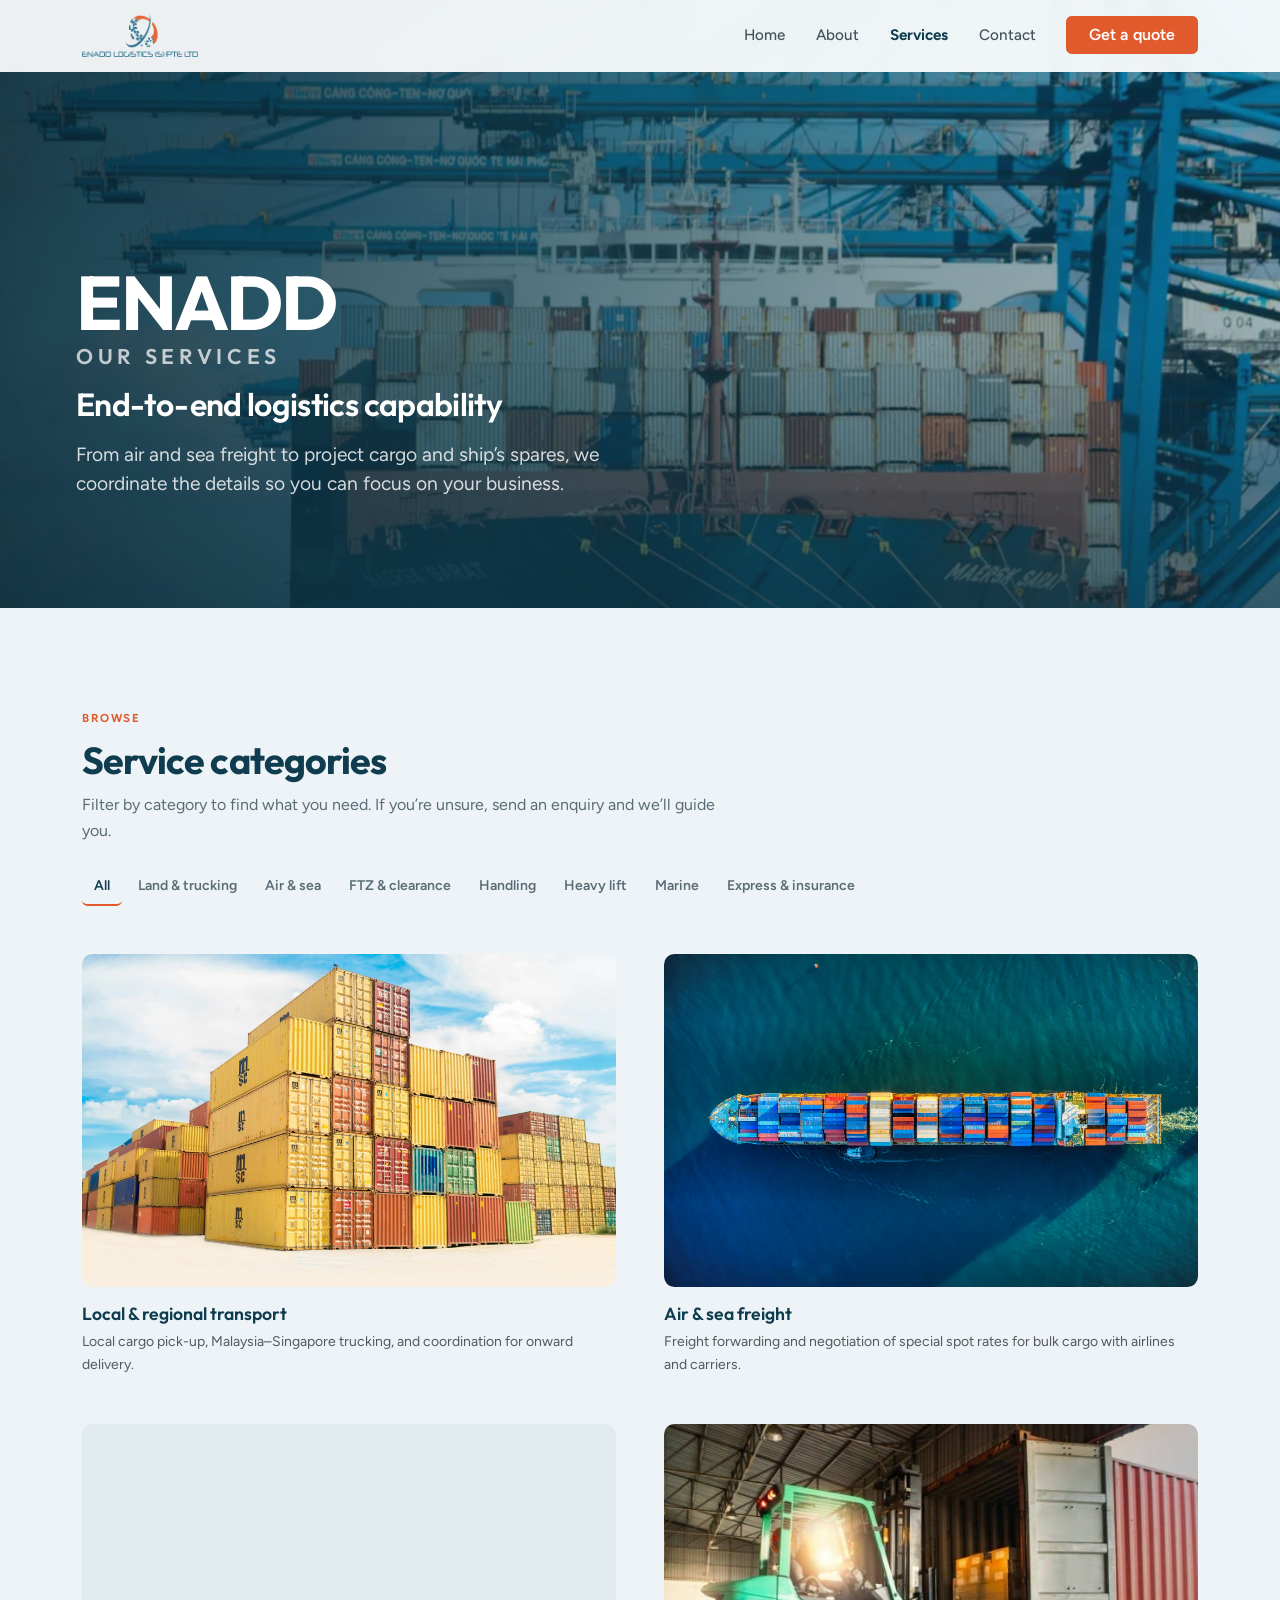
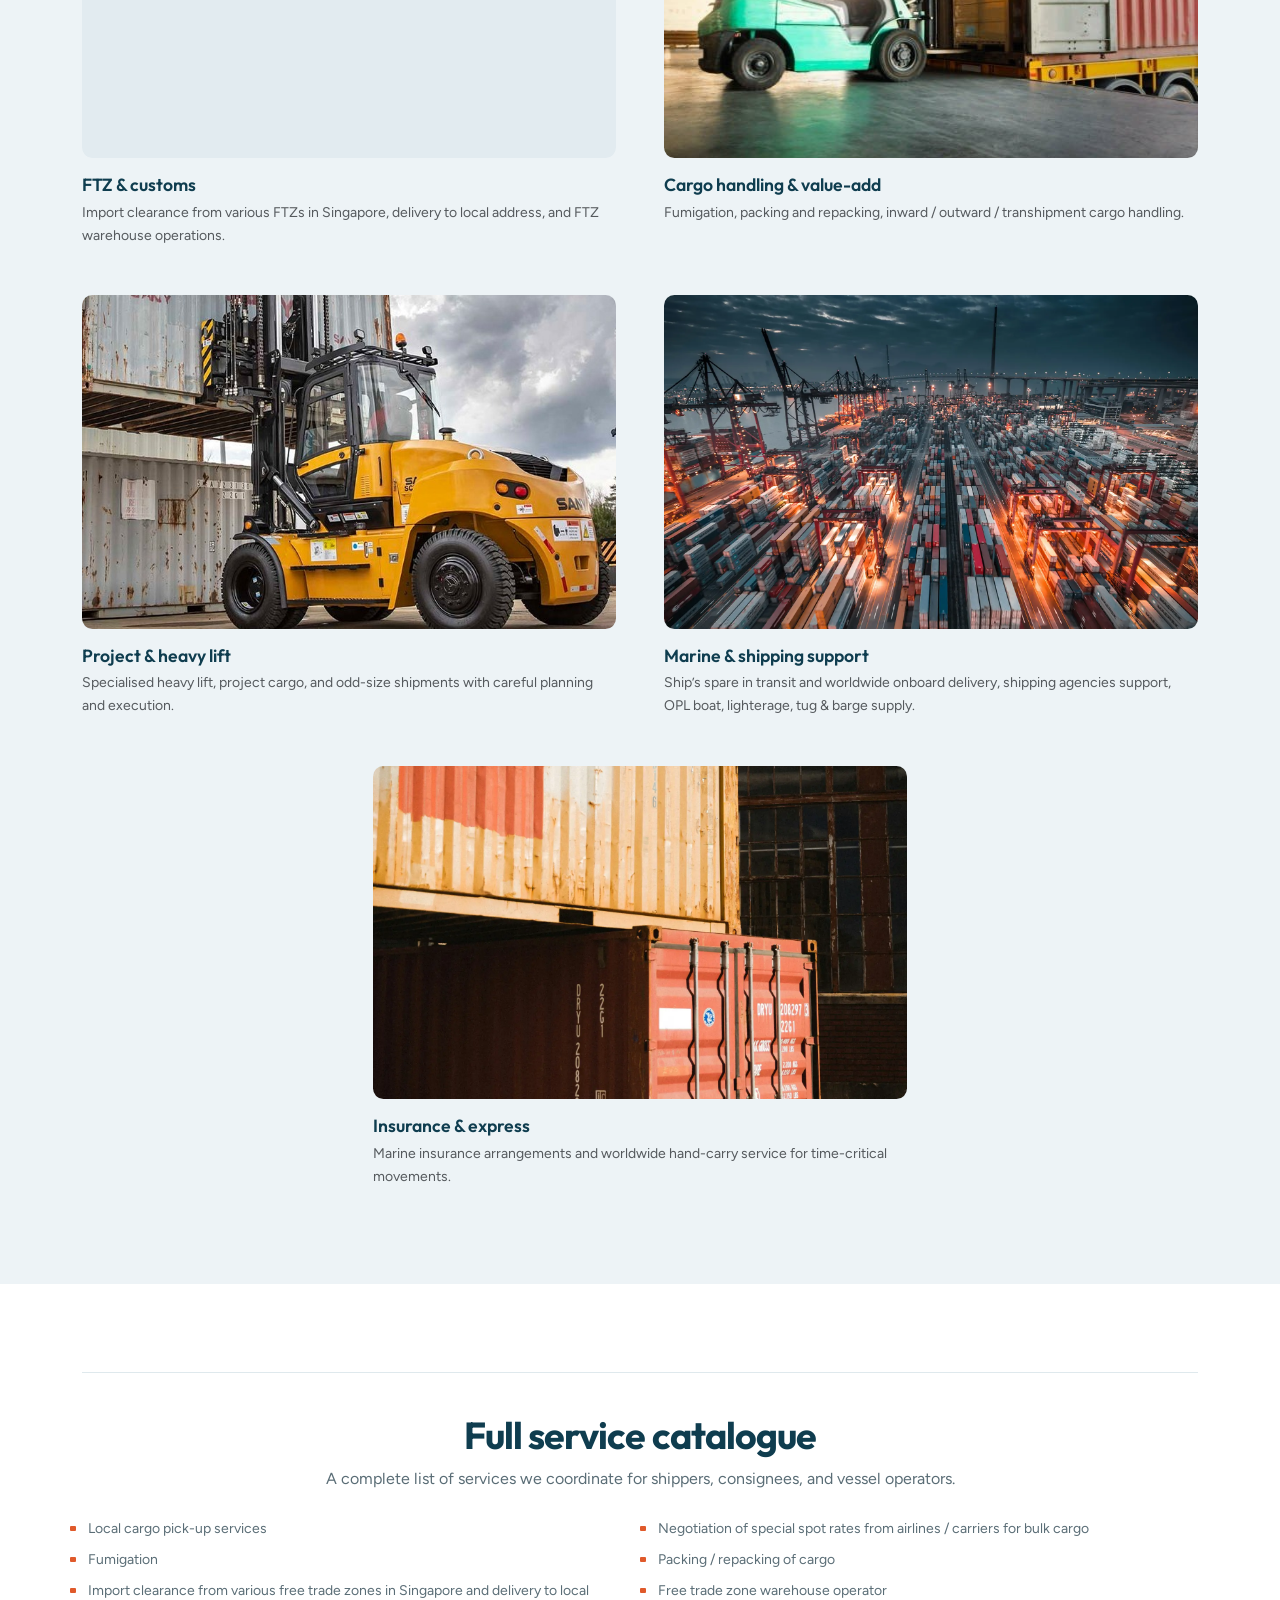
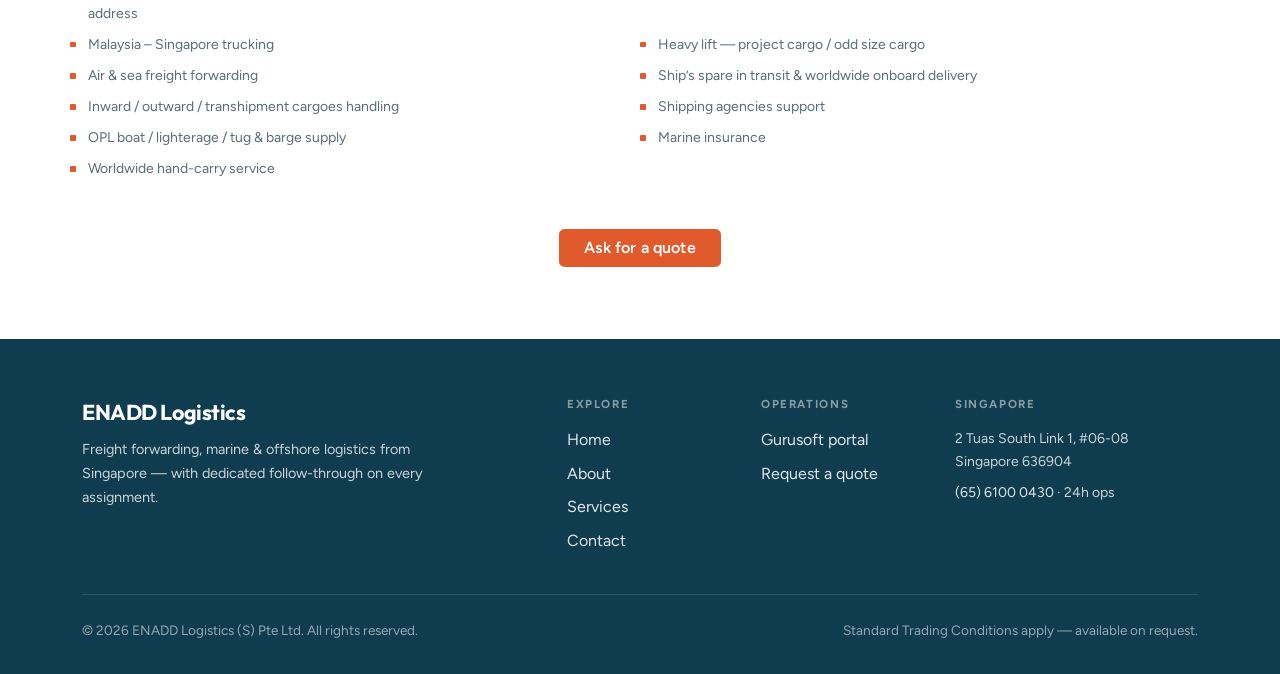
<file: services/index.html>
<!DOCTYPE html>
<html lang="en">
  <head>
    <meta charset="UTF-8" />
    <meta name="viewport" content="width=device-width, initial-scale=1" />
    <title>ENADD Services | Freight Forwarding &amp; Marine Logistics Singapore</title>
    <meta
      name="description"
      content="ENADD services: air &amp; sea freight, FTZ &amp; customs clearance, Malaysia–Singapore trucking, heavy lift project cargo, marine logistics, ship’s spares, and cargo handling."
    />
    <meta name="author" content="ENADD Logistics (S) Pte Ltd" />
    <meta name="robots" content="index, follow, max-image-preview:large" />
    <link rel="canonical" href="https://enadd.com.sg/services/" />

    <meta property="og:type" content="website" />
    <meta property="og:locale" content="en_SG" />
    <meta property="og:site_name" content="ENADD Logistics" />
    <meta property="og:title" content="ENADD Services | Freight Forwarding &amp; Marine Logistics Singapore" />
    <meta
      property="og:description"
      content="Air &amp; sea freight, FTZ clearance, trucking, project cargo, and marine logistics coordinated from Singapore."
    />
    <meta property="og:url" content="https://enadd.com.sg/services/" />
    <meta property="og:image" content="https://enadd.com.sg/image/photo-12-services-hero-ship.webp" />
    <meta property="og:image:alt" content="ENADD freight forwarding and marine logistics services" />

    <meta name="twitter:card" content="summary_large_image" />
    <meta name="twitter:title" content="ENADD Services | Freight Forwarding &amp; Marine Logistics Singapore" />
    <meta
      name="twitter:description"
      content="Browse ENADD’s full logistics catalogue — freight, FTZ, trucking, marine, and project cargo."
    />
    <meta name="twitter:image" content="https://enadd.com.sg/image/photo-12-services-hero-ship.webp" />

    <meta name="theme-color" content="#1e657f" />
    <link rel="icon" type="image/png" sizes="32x32" href="../favicon-32x32.png?v=3" />
    <link rel="icon" type="image/png" sizes="48x48" href="../favicon-48x48.png?v=3" />
    <link rel="icon" type="image/png" sizes="96x96" href="../favicon-96x96.png?v=3" />
    <link rel="icon" type="image/png" sizes="192x192" href="../favicon-192x192.png?v=3" />
    <link rel="icon" href="../favicon.ico?v=3" sizes="any" />
    <link rel="apple-touch-icon" sizes="180x180" href="../apple-touch-icon.png?v=3" />

    <script type="application/ld+json">
      {
        "@context": "https://schema.org",
        "@graph": [
          {
            "@type": "CollectionPage",
            "@id": "https://enadd.com.sg/services/#webpage",
            "url": "https://enadd.com.sg/services/",
            "name": "ENADD Logistics Services",
            "description": "Freight forwarding, FTZ, trucking, marine logistics, and project cargo services in Singapore.",
            "isPartOf": {
              "@type": "WebSite",
              "url": "https://enadd.com.sg/"
            }
          },
          {
            "@type": "ItemList",
            "name": "ENADD Logistics service catalogue",
            "itemListElement": [
              {
                "@type": "ListItem",
                "position": 1,
                "name": "Local & regional transport"
              },
              {
                "@type": "ListItem",
                "position": 2,
                "name": "Air & sea freight"
              },
              {
                "@type": "ListItem",
                "position": 3,
                "name": "FTZ & customs"
              },
              {
                "@type": "ListItem",
                "position": 4,
                "name": "Cargo handling & value-add"
              },
              {
                "@type": "ListItem",
                "position": 5,
                "name": "Project & heavy lift"
              },
              {
                "@type": "ListItem",
                "position": 6,
                "name": "Marine & shipping support"
              },
              {
                "@type": "ListItem",
                "position": 7,
                "name": "Insurance & express"
              }
            ]
          },
          {
            "@type": "BreadcrumbList",
            "itemListElement": [
              {
                "@type": "ListItem",
                "position": 1,
                "name": "Home",
                "item": "https://enadd.com.sg/"
              },
              {
                "@type": "ListItem",
                "position": 2,
                "name": "Services",
                "item": "https://enadd.com.sg/services/"
              }
            ]
          }
        ]
      }
    </script>
    <link
      href="https://cdn.jsdelivr.net/npm/bootstrap@5.3.3/dist/css/bootstrap.min.css"
      rel="stylesheet"
      integrity="sha384-QWTKZyjpPEjISv5WaRU9OFeRpok6YctnYmDr5pNlyT2bRjXh0JMhjY6hW+ALEwIH"
      crossorigin="anonymous"
    />
    <link rel="preconnect" href="https://fonts.googleapis.com" />
    <link rel="preconnect" href="https://fonts.gstatic.com" crossorigin />
    <link
      href="https://fonts.googleapis.com/css2?family=Figtree:ital,wght@0,400;0,500;0,600;0,700;1,400&family=Outfit:wght@500;600;700&display=swap"
      rel="stylesheet"
    />
    <link rel="stylesheet" href="../css/styles.css" />
  </head>
  <body>
    <nav
      id="mainNav"
      class="navbar navbar-expand-lg navbar-light fixed-top navbar-enadd"
    >
      <div class="container">
        <a class="navbar-brand d-flex align-items-center py-1" href="../" aria-label="ENADD Logistics home">
          <img
            class="brand-logo"
            src="../image/enadd-logo.png"
            width="200"
            height="48"
            alt="ENADD Logistics (S) Pte Ltd"
          />
        </a>
        <button
          class="navbar-toggler"
          type="button"
          data-bs-toggle="collapse"
          data-bs-target="#navCollapse"
          aria-controls="navCollapse"
          aria-expanded="false"
          aria-label="Toggle navigation"
        >
          <span class="navbar-toggler-icon"></span>
        </button>
        <div class="collapse navbar-collapse" id="navCollapse">
          <ul class="navbar-nav ms-auto mb-2 mb-lg-0 gap-lg-1">
            <li class="nav-item">
              <a class="nav-link" href="../">Home</a>
            </li>
            <li class="nav-item">
              <a class="nav-link" href="../about/">About</a>
            </li>
            <li class="nav-item">
              <a class="nav-link active" aria-current="page" href="../services/">Services</a>
            </li>
            <li class="nav-item">
              <a class="nav-link" href="../contact/">Contact</a>
            </li>
          </ul>
          <a class="btn btn-accent ms-lg-3 mt-3 mt-lg-0" href="../contact/#enquiry">Get a quote</a>
        </div>
      </div>
    </nav>

    <header class="hero hero--page position-relative">
      <div class="hero-media hero-parallax" aria-hidden="true">
        <img
          src="../image/photo-12-services-hero-ship.webp"
          alt=""
          width="1600"
          height="900"
          fetchpriority="high"
          decoding="async"
        />
      </div>
      <div class="hero-media__veil" aria-hidden="true"></div>
      <div class="container hero-inner">
        <p class="hero-brand hero-reveal">
          ENADD
          <span>Our services</span>
        </p>
        <h1 class="hero-title hero-reveal hero-reveal--delay-1">
          End-to-end logistics capability
        </h1>
        <p class="hero-lead hero-reveal hero-reveal--delay-2">
          From air and sea freight to project cargo and ship’s spares, we coordinate
          the details so you can focus on your business.
        </p>
      </div>
    </header>

    <main>
      <section id="browse" class="py-5 section-surface">
        <div class="container py-lg-5">
          <div class="mb-5 reveal">
            <span class="section-label">Browse</span>
            <h2 class="section-title mb-2">Service categories</h2>
            <p class="section-copy mb-4">
              Filter by category to find what you need. If you’re unsure, send an
              enquiry and we’ll guide you.
            </p>
            <div
              class="d-flex flex-wrap gap-1 service-filters"
              role="group"
              aria-label="Filter service categories"
            >
              <button type="button" class="btn btn-sm service-filter-btn active" data-filter="all">All</button>
              <button type="button" class="btn btn-sm service-filter-btn" data-filter="land">Land &amp; trucking</button>
              <button type="button" class="btn btn-sm service-filter-btn" data-filter="airsea">Air &amp; sea</button>
              <button type="button" class="btn btn-sm service-filter-btn" data-filter="ftz">FTZ &amp; clearance</button>
              <button type="button" class="btn btn-sm service-filter-btn" data-filter="handling">Handling</button>
              <button type="button" class="btn btn-sm service-filter-btn" data-filter="project">Heavy lift</button>
              <button type="button" class="btn btn-sm service-filter-btn" data-filter="marine">Marine</button>
              <button type="button" class="btn btn-sm service-filter-btn" data-filter="express">Express &amp; insurance</button>
            </div>
          </div>

          <div class="row g-4 g-lg-5" id="serviceCardGrid">
            <div class="col-12 col-md-6 service-col reveal" data-service="land">
              <article class="service-card h-100">
                <div class="d-flex flex-column h-100">
                  <div class="service-browse-card__media">
                    <img
                      src="../image/photo-14-service-land.webp"
                      width="880"
                      height="550"
                      class="service-browse-card__img"
                      alt="Local and regional transport"
                      loading="lazy"
                      decoding="async"
                    />
                  </div>
                  <div class="service-browse-card__body">
                    <h3>Local &amp; regional transport</h3>
                    <p class="small text-muted mb-0">
                      Local cargo pick-up, Malaysia–Singapore trucking, and coordination for onward delivery.
                    </p>
                  </div>
                </div>
              </article>
            </div>

            <div class="col-12 col-md-6 service-col reveal reveal-delay-1" data-service="airsea">
              <article class="service-card h-100">
                <div class="d-flex flex-column h-100">
                  <div class="service-browse-card__media">
                    <img
                      src="../image/photo-15-service-airsea.webp"
                      width="880"
                      height="550"
                      class="service-browse-card__img"
                      alt="Air and sea freight"
                      loading="lazy"
                      decoding="async"
                    />
                  </div>
                  <div class="service-browse-card__body">
                    <h3>Air &amp; sea freight</h3>
                    <p class="small text-muted mb-0">
                      Freight forwarding and negotiation of special spot rates for bulk cargo with airlines and carriers.
                    </p>
                  </div>
                </div>
              </article>
            </div>

            <div class="col-12 col-md-6 service-col reveal reveal-delay-2" data-service="ftz">
              <article class="service-card h-100">
                <div class="d-flex flex-column h-100">
                  <div class="service-browse-card__media">
                    <img
                      src="../image/ftz-custom.jpg"
                      width="880"
                      height="550"
                      class="service-browse-card__img"
                      alt="FTZ and customs"
                      loading="lazy"
                      decoding="async"
                    />
                  </div>
                  <div class="service-browse-card__body">
                    <h3>FTZ &amp; customs</h3>
                    <p class="small text-muted mb-0">
                      Import clearance from various FTZs in Singapore, delivery to local address, and FTZ warehouse operations.
                    </p>
                  </div>
                </div>
              </article>
            </div>

            <div class="col-12 col-md-6 service-col reveal" data-service="handling">
              <article class="service-card h-100">
                <div class="d-flex flex-column h-100">
                  <div class="service-browse-card__media">
                    <img
                      src="../image/cargo-handling.jpg"
                      width="880"
                      height="550"
                      class="service-browse-card__img"
                      alt="Cargo handling"
                      loading="lazy"
                      decoding="async"
                    />
                  </div>
                  <div class="service-browse-card__body">
                    <h3>Cargo handling &amp; value-add</h3>
                    <p class="small text-muted mb-0">
                      Fumigation, packing and repacking, inward / outward / transhipment cargo handling.
                    </p>
                  </div>
                </div>
              </article>
            </div>

            <div class="col-12 col-md-6 service-col reveal reveal-delay-1" data-service="project">
              <article class="service-card h-100">
                <div class="d-flex flex-column h-100">
                  <div class="service-browse-card__media">
                    <img
                      src="../image/heavy-lift.jpeg"
                      width="880"
                      height="550"
                      class="service-browse-card__img"
                      alt="Project and heavy lift cargo"
                      loading="lazy"
                      decoding="async"
                    />
                  </div>
                  <div class="service-browse-card__body">
                    <h3>Project &amp; heavy lift</h3>
                    <p class="small text-muted mb-0">
                      Specialised heavy lift, project cargo, and odd-size shipments with careful planning and execution.
                    </p>
                  </div>
                </div>
              </article>
            </div>

            <div class="col-12 col-md-6 service-col reveal reveal-delay-2" data-service="marine">
              <article class="service-card h-100">
                <div class="d-flex flex-column h-100">
                  <div class="service-browse-card__media">
                    <img
                      src="../image/photo-19-service-marine.webp"
                      width="880"
                      height="550"
                      class="service-browse-card__img"
                      alt="Marine and shipping support"
                      loading="lazy"
                      decoding="async"
                    />
                  </div>
                  <div class="service-browse-card__body">
                    <h3>Marine &amp; shipping support</h3>
                    <p class="small text-muted mb-0">
                      Ship’s spare in transit and worldwide onboard delivery, shipping agencies support, OPL boat, lighterage, tug &amp; barge supply.
                    </p>
                  </div>
                </div>
              </article>
            </div>

            <div class="col-12 col-md-6 service-col reveal" data-service="express">
              <article class="service-card h-100">
                <div class="d-flex flex-column h-100">
                  <div class="service-browse-card__media">
                    <img
                      src="../image/photo-20-service-express.webp"
                      width="880"
                      height="550"
                      class="service-browse-card__img"
                      alt="Insurance and express services"
                      loading="lazy"
                      decoding="async"
                    />
                  </div>
                  <div class="service-browse-card__body">
                    <h3>Insurance &amp; express</h3>
                    <p class="small text-muted mb-0">
                      Marine insurance arrangements and worldwide hand-carry service for time-critical movements.
                    </p>
                  </div>
                </div>
              </article>
            </div>
          </div>
        </div>
      </section>

      <section class="py-5 bg-white">
        <div class="container py-lg-4">
          <div class="catalogue-panel reveal">
            <h2 class="section-title text-center mb-2">Full service catalogue</h2>
            <p class="section-copy text-center mx-auto mb-4">
              A complete list of services we coordinate for shippers, consignees, and vessel operators.
            </p>
            <ul class="row list-unstyled small service-list gy-2 gx-lg-4 mb-0">
              <li class="col-md-6">Local cargo pick-up services</li>
              <li class="col-md-6">Negotiation of special spot rates from airlines / carriers for bulk cargo</li>
              <li class="col-md-6">Fumigation</li>
              <li class="col-md-6">Packing / repacking of cargo</li>
              <li class="col-md-6">Import clearance from various free trade zones in Singapore and delivery to local address</li>
              <li class="col-md-6">Free trade zone warehouse operator</li>
              <li class="col-md-6">Malaysia – Singapore trucking</li>
              <li class="col-md-6">Heavy lift — project cargo / odd size cargo</li>
              <li class="col-md-6">Air &amp; sea freight forwarding</li>
              <li class="col-md-6">Ship’s spare in transit &amp; worldwide onboard delivery</li>
              <li class="col-md-6">Inward / outward / transhipment cargoes handling</li>
              <li class="col-md-6">Shipping agencies support</li>
              <li class="col-md-6">OPL boat / lighterage / tug &amp; barge supply</li>
              <li class="col-md-6">Marine insurance</li>
              <li class="col-md-6">Worldwide hand-carry service</li>
            </ul>
            <div class="d-flex justify-content-center mt-5">
              <a class="btn btn-accent px-4" href="../contact/">Ask for a quote</a>
            </div>
          </div>
        </div>
      </section>
    </main>

    <button
      type="button"
      id="toTopBtn"
      class="btn-to-top"
      aria-label="Back to top"
      title="Back to top"
    >
      <span aria-hidden="true">↑</span>
    </button>

    <footer class="site-footer">
      <div class="container">
        <div class="row g-4 g-lg-5">
          <div class="col-lg-5">
            <p class="site-footer__brand">ENADD Logistics</p>
            <p class="site-footer__tag">
              Freight forwarding, marine &amp; offshore logistics from Singapore —
              with dedicated follow-through on every assignment.
            </p>
          </div>
          <div class="col-6 col-md-4 col-lg-2">
            <p class="site-footer__heading">Explore</p>
            <ul class="site-footer__links">
              <li><a href="../">Home</a></li>
              <li><a href="../about/">About</a></li>
              <li><a href="../services/">Services</a></li>
              <li><a href="../contact/">Contact</a></li>
            </ul>
          </div>
          <div class="col-6 col-md-4 col-lg-2">
            <p class="site-footer__heading">Operations</p>
            <ul class="site-footer__links">
              <li>
                <a
                  href="https://gsgate.gurusofttech.com/cloud51/PRDG11EOSV03WD/PRDG11EOSV03WB_TMS/"
                  data-enadd-gurusoft
                  target="_blank"
                  rel="noopener noreferrer"
                  >Gurusoft portal</a
                >
              </li>
              <li><a href="../contact/#enquiry">Request a quote</a></li>
            </ul>
          </div>
          <div class="col-md-4 col-lg-3">
            <p class="site-footer__heading">Singapore</p>
            <p class="mb-2 small">
              2 Tuas South Link 1, #06-08<br />
              Singapore 636904
            </p>
            <p class="mb-0 small">
              <a href="tel:+6561000430">(65) 6100 0430</a> · 24h ops
            </p>
          </div>
        </div>
        <div
          class="site-footer__bottom d-flex flex-column flex-md-row justify-content-between gap-2"
        >
          <span>© <span id="year"></span> ENADD Logistics (S) Pte Ltd. All rights reserved.</span>
          <span>Standard Trading Conditions apply — available on request.</span>
        </div>
      </div>
    </footer>

    <script
      src="https://cdn.jsdelivr.net/npm/bootstrap@5.3.3/dist/js/bootstrap.bundle.min.js"
      integrity="sha384-YvpcrYf0tY3lHB60NNkmXc5s9fDVZLESaAA55NDzOxhy9GkcIdslK1eN7N6jIeHz"
      crossorigin="anonymous"
    ></script>
    <script src="../js/site-config.js"></script>
    <script src="../js/main.js"></script>
  </body>
</html>
</file>
<file: css/styles.css>
/* ENADD Logistics — design system */
:root {
  --enadd-accent: #e05a2b;
  --enadd-accent-hover: #c94c22;
  --enadd-brand: #1e657f;
  --enadd-brand-dark: #0f3d4f;
  --enadd-ink: #14252e;
  --enadd-muted: #5a6d76;
  --enadd-line: rgba(30, 101, 127, 0.14);
  --enadd-surface: #edf3f6;
  --enadd-surface-deep: #e2ebf0;
  --enadd-white: #ffffff;
  --font-sans: "Figtree", system-ui, -apple-system, sans-serif;
  --font-display: "Outfit", var(--font-sans);
  --radius: 0.35rem;
  --radius-lg: 0.65rem;
  --shadow-soft: 0 1.25rem 2.5rem rgba(15, 61, 79, 0.08);
  --nav-h: 4.5rem;
  --container: 72rem;
}

html {
  scroll-behavior: smooth;
  overflow-x: clip;
}

body {
  font-family: var(--font-sans);
  color: var(--enadd-ink);
  background: var(--enadd-white);
  line-height: 1.65;
  -webkit-font-smoothing: antialiased;
  overflow-x: hidden;
}

img {
  max-width: 100%;
  height: auto;
}

.scroll-anchor {
  scroll-margin-top: 6.5rem;
}

/* —— Brand utilities —— */
.text-brand {
  color: var(--enadd-brand) !important;
}

.text-accent {
  color: var(--enadd-accent) !important;
}

.bg-brand {
  background-color: var(--enadd-brand) !important;
}

.link-brand {
  color: var(--enadd-brand);
  text-decoration: none;
  font-weight: 600;
}

.link-brand:hover {
  color: var(--enadd-brand-dark);
  text-decoration: underline;
}

.btn-accent {
  --bs-btn-color: #fff;
  --bs-btn-bg: var(--enadd-accent);
  --bs-btn-border-color: var(--enadd-accent);
  --bs-btn-hover-bg: var(--enadd-accent-hover);
  --bs-btn-hover-border-color: var(--enadd-accent-hover);
  --bs-btn-focus-shadow-rgb: 224, 90, 43;
  --bs-btn-active-bg: #b5441c;
  --bs-btn-active-border-color: #b5441c;
  font-weight: 600;
  letter-spacing: 0.01em;
  border-radius: var(--radius);
  padding-inline: 1.35rem;
}

.btn-outline-light,
.btn-outline-secondary {
  border-radius: var(--radius);
  font-weight: 600;
}

.btn-ghost-light {
  color: #fff;
  background: transparent;
  border: 1px solid rgba(255, 255, 255, 0.55);
  font-weight: 600;
  border-radius: var(--radius);
  padding: 0.65rem 1.35rem;
  text-decoration: none;
  transition: background 0.2s ease, border-color 0.2s ease, color 0.2s ease;
}

.btn-ghost-light:hover {
  color: #fff;
  background: rgba(255, 255, 255, 0.12);
  border-color: #fff;
}

/* —— Navigation —— */
.navbar-enadd {
  background: rgba(255, 255, 255, 0.92);
  backdrop-filter: blur(12px);
  border-bottom: 1px solid transparent;
  transition: box-shadow 0.25s ease, border-color 0.25s ease, background 0.25s ease;
  min-height: var(--nav-h);
}

.navbar-enadd.navbar-scrolled {
  background: rgba(255, 255, 255, 0.97);
  border-bottom-color: var(--enadd-line);
  box-shadow: 0 0.5rem 1.5rem rgba(15, 61, 79, 0.06) !important;
}

.navbar-enadd .navbar-brand {
  color: var(--enadd-brand);
}

.navbar-enadd .brand-logo {
  display: block;
  height: auto;
  max-height: 44px;
  max-width: min(200px, 68vw);
  width: auto;
  object-fit: contain;
}

.navbar-enadd .navbar-nav .nav-link {
  font-weight: 500;
  font-size: 0.95rem;
  padding: 0.45rem 0.85rem !important;
  border-radius: var(--radius);
  color: rgba(20, 37, 46, 0.78) !important;
  transition: color 0.15s ease, background 0.15s ease;
}

.navbar-enadd .navbar-nav .nav-link:hover,
.navbar-enadd .navbar-nav .nav-link:focus {
  color: var(--enadd-brand) !important;
  background-color: rgba(30, 101, 127, 0.07);
}

.navbar-enadd .navbar-nav .nav-link.active {
  color: var(--enadd-brand-dark) !important;
  font-weight: 700;
}

.navbar-enadd .navbar-toggler {
  border-color: rgba(30, 101, 127, 0.22);
}

.navbar-enadd .navbar-toggler:focus {
  box-shadow: 0 0 0 0.2rem rgba(30, 101, 127, 0.15);
}

/* —— Hero (full-bleed) —— */
.hero {
  --hero-nav-offset: clamp(4.25rem, 12vw, 5.5rem);
  position: relative;
  min-height: 100vh;
  min-height: 100svh;
  min-height: 100dvh;
  padding-top: var(--hero-nav-offset);
  padding-bottom: clamp(2rem, 6vh, 3.5rem);
  padding-left: env(safe-area-inset-left, 0px);
  padding-right: env(safe-area-inset-right, 0px);
  display: flex;
  flex-direction: column;
  justify-content: flex-end;
  box-sizing: border-box;
  background: var(--enadd-brand-dark);
  overflow: hidden;
  color: #fff;
}

.hero--page {
  min-height: min(72vh, 38rem);
  min-height: min(72svh, 38rem);
  justify-content: flex-end;
}

.hero-media {
  position: absolute;
  /* Oversized so pointer parallax never reveals edges */
  inset: -12%;
  z-index: 0;
}

.hero-media img,
.hero-media__img {
  width: 100%;
  height: 100%;
  object-fit: cover;
  object-position: center;
  display: block;
  transform: scale(1.02);
  animation: heroKen 18s ease-out forwards;
}

/* Fixed full-bleed veil — sits above the photo, does not move with parallax */
.hero-media__veil {
  position: absolute;
  inset: 0;
  z-index: 1;
  background:
    linear-gradient(
      105deg,
      rgba(10, 36, 48, 0.88) 0%,
      rgba(15, 61, 79, 0.72) 42%,
      rgba(15, 61, 79, 0.5) 70%,
      rgba(15, 61, 79, 0.38) 100%
    ),
    linear-gradient(to top, rgba(10, 36, 48, 0.6) 0%, transparent 45%);
  pointer-events: none;
}

.hero-inner {
  position: relative;
  z-index: 2;
  flex: 1 1 auto;
  display: flex;
  flex-direction: column;
  justify-content: flex-end;
  width: 100%;
  max-width: var(--container);
  padding-bottom: clamp(1rem, 3vh, 2rem);
}

.hero-brand {
  font-family: var(--font-display);
  font-weight: 700;
  font-size: clamp(2.35rem, 6.5vw, 4.75rem);
  letter-spacing: -0.03em;
  line-height: 0.95;
  margin: 0 0 1rem;
  color: #fff;
  text-wrap: balance;
}

.hero-brand span {
  display: block;
  font-size: 0.28em;
  font-weight: 600;
  letter-spacing: 0.22em;
  text-transform: uppercase;
  color: rgba(255, 255, 255, 0.72);
  margin-top: 0.55rem;
}

.hero-title {
  font-family: var(--font-display);
  font-weight: 600;
  font-size: clamp(1.35rem, 2.8vw, 2rem);
  line-height: 1.25;
  letter-spacing: -0.02em;
  max-width: 28ch;
  margin: 0 0 1rem;
  color: #fff;
  text-wrap: balance;
}

.hero-lead {
  font-size: clamp(1.05rem, 1.6vw, 1.2rem);
  line-height: 1.55;
  color: rgba(255, 255, 255, 0.82);
  max-width: 38rem;
  margin: 0 0 1.75rem;
}

.hero-actions {
  display: flex;
  flex-wrap: wrap;
  gap: 0.85rem;
}

.hero-parallax {
  will-change: transform;
  transition: transform 0.35s ease-out;
}

@keyframes heroKen {
  from {
    transform: scale(1.08);
  }
  to {
    transform: scale(1.02);
  }
}

.hero-reveal {
  opacity: 0;
  transform: translateY(18px);
  animation: heroIn 0.9s cubic-bezier(0.22, 1, 0.36, 1) forwards;
}

.hero-reveal--delay-1 {
  animation-delay: 0.12s;
}
.hero-reveal--delay-2 {
  animation-delay: 0.24s;
}
.hero-reveal--delay-3 {
  animation-delay: 0.36s;
}

@keyframes heroIn {
  to {
    opacity: 1;
    transform: translateY(0);
  }
}

/* —— Sections —— */
.section-surface {
  background-color: var(--enadd-surface);
}

.section-label {
  display: inline-block;
  font-size: 0.72rem;
  font-weight: 700;
  letter-spacing: 0.16em;
  text-transform: uppercase;
  color: var(--enadd-accent);
  margin-bottom: 0.65rem;
}

.section-title {
  font-family: var(--font-display);
  font-weight: 700;
  font-size: clamp(1.65rem, 3vw, 2.35rem);
  letter-spacing: -0.025em;
  line-height: 1.2;
  color: var(--enadd-brand-dark);
  margin-bottom: 1rem;
  text-wrap: balance;
}

.section-copy {
  color: var(--enadd-muted);
  max-width: 40rem;
  margin-bottom: 0;
}

.text-white-75 {
  color: rgba(255, 255, 255, 0.85) !important;
}

.letter-spacing {
  letter-spacing: 0.08em;
}

/* —— Profile / values (no cards) —— */
.value-row {
  display: grid;
  gap: 0;
  border-top: 1px solid var(--enadd-line);
}

.value-item {
  padding: 1.5rem 0;
  border-bottom: 1px solid var(--enadd-line);
}

@media (min-width: 768px) {
  .value-row {
    grid-template-columns: repeat(3, 1fr);
    gap: 0;
    border-top: none;
  }

  .value-item {
    padding: 0 1.75rem;
    border-bottom: none;
    border-left: 1px solid var(--enadd-line);
  }

  .value-item:first-child {
    padding-left: 0;
    border-left: none;
  }

  .value-item:last-child {
    padding-right: 0;
  }
}

.value-item__index {
  font-family: var(--font-display);
  font-weight: 700;
  font-size: 0.8rem;
  letter-spacing: 0.12em;
  color: var(--enadd-accent);
  margin-bottom: 0.65rem;
}

.value-item h3 {
  font-family: var(--font-display);
  font-weight: 600;
  font-size: 1.15rem;
  color: var(--enadd-brand-dark);
  margin-bottom: 0.5rem;
}

.value-item p {
  color: var(--enadd-muted);
  font-size: 0.95rem;
  margin: 0;
}

/* —— Legacy feature tiles (about page etc.) —— */
.feature-tile {
  border: none !important;
  background: transparent !important;
  border-radius: 0 !important;
  padding: 0 !important;
  box-shadow: none !important;
  transition: none;
}

.feature-tile:hover {
  transform: none;
  box-shadow: none;
}

.icon-circle {
  width: auto;
  height: auto;
  border-radius: 0;
  display: block;
  font-family: var(--font-display);
  font-size: 0.78rem;
  font-weight: 700;
  letter-spacing: 0.12em;
  color: var(--enadd-accent);
  background: none;
  margin-bottom: 0.5rem;
  justify-content: flex-start;
}

.feature-grid {
  display: grid;
  gap: 1.75rem 2rem;
}

@media (min-width: 768px) {
  .feature-grid {
    grid-template-columns: 1fr 1fr;
  }
}

.feature-grid .feature-tile {
  padding-top: 0.25rem !important;
}

/* —— Capabilities / metrics —— */
.capability-band {
  position: relative;
  overflow: hidden;
  background:
    radial-gradient(ellipse 80% 60% at 10% 20%, rgba(224, 90, 43, 0.16), transparent 50%),
    linear-gradient(145deg, var(--enadd-brand-dark) 0%, var(--enadd-brand) 55%, #2a7a98 100%);
  color: #fff;
}

.metric-strip {
  display: grid;
  gap: 1.5rem;
}

@media (min-width: 768px) {
  .metric-strip {
    grid-template-columns: repeat(4, 1fr);
    gap: 0;
  }
}

.metric {
  text-align: left;
}

@media (min-width: 768px) {
  .metric {
    padding: 0 1.5rem;
    border-left: 1px solid rgba(255, 255, 255, 0.18);
  }

  .metric:first-child {
    padding-left: 0;
    border-left: none;
  }
}

.metric__value {
  font-family: var(--font-display);
  font-weight: 700;
  font-size: clamp(1.75rem, 3.5vw, 2.5rem);
  line-height: 1.1;
  letter-spacing: -0.02em;
  color: #fff;
  display: block;
  margin-bottom: 0.35rem;
}

.metric__value.text-accent,
.metric .stat-number {
  color: #ffb089 !important;
}

.metric__label {
  font-size: 0.9rem;
  color: rgba(255, 255, 255, 0.78);
  margin: 0;
  max-width: 14ch;
}

.metric-strip--light .metric {
  border-left-color: var(--enadd-line);
}

.metric-strip--light .metric__value {
  color: var(--enadd-brand-dark);
}

.metric-strip--light .metric__value.text-accent,
.metric-strip--light .metric .stat-number.text-accent {
  color: var(--enadd-accent) !important;
}

.metric-strip--light .metric__label {
  color: var(--enadd-muted);
  max-width: none;
}

.capability-photos {
  display: grid;
  grid-template-columns: 1fr 1fr;
  gap: 0.85rem;
  margin-top: 2rem;
}

.capability-photos figure {
  margin: 0;
  overflow: hidden;
  border-radius: var(--radius-lg);
  aspect-ratio: 4 / 3;
}

.capability-photos img {
  width: 100%;
  height: 100%;
  object-fit: cover;
  display: block;
  transition: transform 0.55s cubic-bezier(0.22, 1, 0.36, 1);
}

.capability-photos figure:hover img {
  transform: scale(1.04);
}

.stat-pill {
  backdrop-filter: none;
}

.stat-pill.stat-pill--capability {
  min-height: auto;
  display: block;
  text-align: left;
  background: transparent !important;
  padding: 0 !important;
  border-radius: 0 !important;
}

.stat-number {
  display: inline-block;
  font-variant-numeric: tabular-nums;
  font-family: var(--font-display);
}

.management-glow {
  display: none;
}

/* —— Service modules —— */
.service-card {
  border: none !important;
  background: transparent !important;
  border-radius: 0 !important;
  padding: 0 !important;
  box-shadow: none !important;
  transition: none;
}

.service-card:hover {
  border-color: transparent !important;
  box-shadow: none !important;
}

.service-browse-card__media,
#serviceCardGrid .service-browse-card__media,
.service-browse-cards .service-browse-card__media {
  flex: 0 0 auto;
  border: none;
  background: var(--enadd-surface-deep);
  aspect-ratio: 16 / 10;
  border-radius: var(--radius-lg);
  overflow: hidden;
}

#serviceCardGrid .service-browse-card__img,
.service-browse-cards .service-browse-card__img {
  width: 100%;
  height: 100%;
  object-fit: cover;
  display: block;
  transition: transform 0.55s cubic-bezier(0.22, 1, 0.36, 1);
}

.service-card:hover .service-browse-card__img {
  transform: scale(1.04);
}

.service-browse-card__body {
  padding-top: 1rem;
}

.service-browse-card__body h3 {
  font-family: var(--font-display);
  font-weight: 600;
  font-size: 1.1rem;
  color: var(--enadd-brand-dark);
  margin-bottom: 0.35rem;
}

.catalogue-panel {
  border-top: 1px solid var(--enadd-line);
  padding-top: 2.5rem;
  margin-top: 1rem;
}

.catalogue-card {
  border: none !important;
  box-shadow: none !important;
  background: transparent !important;
  border-radius: 0 !important;
}

.service-list li {
  position: relative;
  padding-left: 1.15rem;
  color: var(--enadd-muted);
}

.service-list li::before {
  content: "";
  position: absolute;
  left: 0;
  top: 0.55rem;
  width: 0.35rem;
  height: 0.35rem;
  border-radius: 1px;
  background: var(--enadd-accent);
}

/* Service filters — tab style, not pills */
.service-filters .service-filter-btn {
  border-radius: var(--radius);
  border: none;
  border-bottom: 2px solid transparent;
  color: var(--enadd-muted);
  background: transparent;
  font-weight: 600;
  padding: 0.45rem 0.75rem;
  transition: color 0.15s ease, border-color 0.15s ease;
}

.service-filters .service-filter-btn:hover {
  transform: none;
  color: var(--enadd-brand);
  border-bottom-color: rgba(30, 101, 127, 0.35);
}

.service-filters .service-filter-btn.active {
  background: transparent;
  border-bottom-color: var(--enadd-accent);
  color: var(--enadd-brand-dark);
  box-shadow: none;
}

.service-col {
  transition: opacity 0.35s ease, transform 0.35s ease;
  scroll-margin-top: 6.5rem;
}

.service-col.is-filtered-out {
  display: none !important;
}

#serviceCardGrid .service-col.service-col--last-centered {
  margin-inline: auto;
}

/* —— Gallery —— */
.gallery-grid {
  display: grid;
  grid-template-columns: 1fr 1fr;
  gap: 0.75rem;
}

@media (min-width: 992px) {
  .gallery-grid {
    gap: 1rem;
  }
}

.media-card {
  margin: 0;
  border-radius: var(--radius-lg);
  border: none;
  background: transparent;
  overflow: hidden;
  box-shadow: none;
  position: relative;
}

.media-card__media {
  height: clamp(160px, 20vw, 240px);
  background: var(--enadd-surface-deep);
  position: relative;
  display: block;
  padding: 0;
  overflow: hidden;
  border-radius: var(--radius-lg);
}

.media-card__media::after {
  content: none;
}

.media-card__media img {
  width: 100%;
  height: 100%;
  object-fit: cover;
  object-position: center;
  display: block;
  transition: transform 0.5s cubic-bezier(0.22, 1, 0.36, 1);
}

.media-card figcaption {
  position: absolute;
  left: 0;
  right: 0;
  bottom: 0;
  font-size: 0.82rem;
  font-weight: 600;
  padding: 2.25rem 0.9rem 0.75rem;
  color: #fff;
  border: none;
  background: linear-gradient(to top, rgba(10, 36, 48, 0.75), transparent);
}

.media-card:hover,
.media-card:focus-within {
  transform: none;
  box-shadow: none;
}

.media-card:hover .media-card__media img,
.media-card:focus-within .media-card__media img {
  transform: scale(1.05);
  filter: none;
}

/* —— CTA band —— */
.cta-band {
  background: var(--enadd-brand-dark);
  color: #fff;
  position: relative;
  overflow: hidden;
}

.cta-band::before {
  content: "";
  position: absolute;
  inset: 0;
  background: radial-gradient(
    ellipse 50% 80% at 90% 50%,
    rgba(224, 90, 43, 0.22),
    transparent 60%
  );
  pointer-events: none;
}

/* —— Contact —— */
.form-control {
  border-radius: var(--radius);
  border-color: rgba(30, 101, 127, 0.22);
  padding: 0.7rem 0.9rem;
}

.form-control:focus {
  border-color: var(--enadd-brand);
  box-shadow: 0 0 0 0.2rem rgba(30, 101, 127, 0.18);
}

.required-asterisk {
  color: #c0392b;
  font-weight: 700;
  margin-left: 0.15rem;
}

.enquiry-panel {
  background: var(--enadd-white);
  border: 1px solid var(--enadd-line);
  border-radius: var(--radius-lg);
  padding: 1.75rem;
}

.enquiry-panel__title {
  font-family: var(--font-display);
  font-weight: 700;
  font-size: 1.35rem;
  color: var(--enadd-brand-dark);
  margin-bottom: 0.35rem;
}

@media (min-width: 992px) {
  .enquiry-panel {
    padding: 2.25rem;
  }
}

.contact-block p {
  line-height: 1.6;
}

.contact-dept {
  padding: 1rem 0;
  border-bottom: 1px solid var(--enadd-line);
}

.contact-dept:last-of-type {
  border-bottom: none;
}

.contact-dept__label {
  font-size: 0.72rem;
  font-weight: 700;
  letter-spacing: 0.12em;
  text-transform: uppercase;
  color: var(--enadd-accent);
  margin-bottom: 0.35rem;
}

.map-embed {
  position: relative;
  width: 100%;
  aspect-ratio: 21 / 9;
  max-height: min(480px, 65vh);
  background: var(--enadd-surface-deep);
  border-radius: var(--radius-lg);
  overflow: hidden;
}

.map-embed iframe {
  position: absolute;
  inset: 0;
  width: 100%;
  height: 100%;
  border: 0;
}

.contact-illustration {
  border-radius: var(--radius-lg);
  overflow: hidden;
  padding: 0;
  min-height: 200px;
  border: none;
  background: var(--enadd-surface-deep);
}

.contact-illustration__img {
  width: 100%;
  height: 100%;
  max-height: 280px;
  object-fit: cover;
  object-position: center;
  display: block;
}

#contact .contact-tel-link,
#contact .contact-tel-link:hover,
#contact .contact-tel-link:focus {
  text-decoration: none;
}

#contact .contact-tel-link:hover,
#contact .contact-tel-link:focus {
  opacity: 0.92;
}

.ops-aside {
  border-left: 3px solid var(--enadd-accent);
  padding-left: 1.25rem;
}

.ops-aside img {
  border-radius: var(--radius-lg);
  width: 100%;
  aspect-ratio: 1 / 1;
  object-fit: cover;
}

/* —— About ops media —— */
.ops-media-pair {
  display: grid;
  grid-template-columns: 1fr 1fr;
  gap: 0.75rem;
}

.ops-media-pair img {
  width: 100%;
  aspect-ratio: 1 / 1;
  object-fit: cover;
  border-radius: var(--radius-lg);
  display: block;
}

/* —— Footer —— */
.site-footer {
  background: var(--enadd-brand-dark);
  color: rgba(255, 255, 255, 0.78);
  padding: 3.5rem 0 2rem;
}

.site-footer a {
  color: rgba(255, 255, 255, 0.88);
  text-decoration: none;
  transition: color 0.15s ease;
}

.site-footer a:hover {
  color: #fff;
  text-decoration: underline;
}

.site-footer__brand {
  font-family: var(--font-display);
  font-weight: 700;
  font-size: 1.35rem;
  color: #fff;
  letter-spacing: -0.02em;
  margin-bottom: 0.5rem;
}

.site-footer__tag {
  font-size: 0.9rem;
  max-width: 22rem;
  margin-bottom: 0;
}

.site-footer__heading {
  font-size: 0.72rem;
  font-weight: 700;
  letter-spacing: 0.14em;
  text-transform: uppercase;
  color: rgba(255, 255, 255, 0.5);
  margin-bottom: 0.85rem;
}

.site-footer__links {
  list-style: none;
  padding: 0;
  margin: 0;
}

.site-footer__links li + li {
  margin-top: 0.45rem;
}

.site-footer__bottom {
  margin-top: 2.5rem;
  padding-top: 1.5rem;
  border-top: 1px solid rgba(255, 255, 255, 0.12);
  font-size: 0.85rem;
  color: rgba(255, 255, 255, 0.55);
}

/* —— Motion / interaction —— */
.reveal {
  opacity: 0;
  transform: translateY(28px);
  transition: opacity 0.8s cubic-bezier(0.22, 1, 0.36, 1),
    transform 0.8s cubic-bezier(0.22, 1, 0.36, 1);
  transition-delay: var(--reveal-delay, 0s);
}

.reveal.is-visible {
  opacity: 1;
  transform: translateY(0);
}

.reveal-delay-1 {
  --reveal-delay: 0.08s;
}
.reveal-delay-2 {
  --reveal-delay: 0.16s;
}
.reveal-delay-3 {
  --reveal-delay: 0.24s;
}

.tilt-card {
  transform: none !important;
}

.btn-ripple {
  position: relative;
  overflow: hidden;
}

.btn-to-top {
  position: fixed;
  right: 1.1rem;
  bottom: 1.1rem;
  z-index: 1030;
  width: 2.75rem;
  height: 2.75rem;
  border-radius: var(--radius);
  border: 1px solid var(--enadd-line);
  background: #fff;
  color: var(--enadd-brand);
  font-size: 1.15rem;
  line-height: 1;
  box-shadow: var(--shadow-soft);
  opacity: 0;
  visibility: hidden;
  transform: translateY(10px);
  transition: opacity 0.25s ease, transform 0.25s ease, visibility 0.25s,
    border-color 0.2s ease, color 0.2s ease;
}

.btn-to-top.is-visible {
  opacity: 1;
  visibility: visible;
  transform: translateY(0);
}

.btn-to-top:hover {
  border-color: var(--enadd-accent);
  color: var(--enadd-accent);
}

/* Soft image hover (desktop only) */
@media (hover: hover) and (pointer: fine) {
  .img-alive {
    transform-origin: center;
    transition: transform 0.45s cubic-bezier(0.22, 1, 0.36, 1);
  }

  .img-alive:hover {
    transform: scale(1.02);
    filter: none;
  }

  .hero-media .img-alive:hover,
  .brand-logo.img-alive:hover {
    transform: none;
  }
}

/* —— Responsive refinements (phone / tablet / iPad) —— */
@media (max-width: 1199.98px) {
  .hero-title {
    max-width: 34ch;
  }
}

@media (max-width: 991.98px) {
  .navbar-enadd {
    backdrop-filter: blur(10px);
  }

  .navbar-enadd .navbar-brand {
    padding-block: 0.15rem !important;
  }

  .navbar-enadd .brand-logo {
    max-height: 40px;
    max-width: min(180px, 62vw);
  }

  .navbar-enadd .navbar-collapse {
    margin-top: 0.8rem;
    padding: 0.9rem;
    border: 1px solid var(--enadd-line);
    border-radius: var(--radius-lg);
    background: rgba(255, 255, 255, 0.96);
    box-shadow: var(--shadow-soft);
  }

  .navbar-enadd .navbar-nav .nav-link {
    padding-inline: 0.65rem !important;
  }

  .hero {
    min-height: 88svh;
    min-height: 88dvh;
    padding-top: clamp(4.4rem, 12vw, 5rem);
    padding-bottom: 1.75rem;
  }

  .hero--page {
    min-height: 62svh;
    min-height: 62dvh;
  }

  .hero-brand {
    font-size: clamp(2rem, 9vw, 3.05rem);
    margin-bottom: 0.85rem;
  }

  .hero-brand span {
    letter-spacing: 0.16em;
    margin-top: 0.45rem;
  }

  .hero-title {
    font-size: clamp(1.2rem, 4.7vw, 1.65rem);
    max-width: 30ch;
  }

  .hero-lead {
    font-size: 1rem;
    max-width: 34rem;
    margin-bottom: 1.35rem;
  }

  .hero-actions {
    gap: 0.65rem;
  }

  .hero-actions .btn,
  .hero-actions .btn-ghost-light {
    min-width: min(230px, 100%);
    text-align: center;
  }

  .section-title {
    font-size: clamp(1.45rem, 4.5vw, 2rem);
  }

  .metric-strip {
    gap: 1.2rem;
  }

  .metric {
    padding-bottom: 1rem;
    border-bottom: 1px solid rgba(255, 255, 255, 0.18);
  }

  .metric:last-child {
    border-bottom: none;
    padding-bottom: 0;
  }

  .metric-strip--light .metric {
    border-bottom-color: var(--enadd-line);
  }

  .metric__label {
    max-width: 100%;
  }

  .service-filters {
    overflow-x: auto;
    flex-wrap: nowrap !important;
    white-space: nowrap;
    padding-bottom: 0.15rem;
    scrollbar-width: thin;
  }

  .service-filters .service-filter-btn {
    flex: 0 0 auto;
  }

  .service-browse-card__body {
    padding-top: 0.8rem;
  }

  .site-footer {
    padding: 2.8rem 0 1.7rem;
  }

  .site-footer__bottom {
    margin-top: 2rem;
  }
}

@media (max-width: 767.98px) {
  .hero-inner,
  .section-surface .container,
  .bg-white .container,
  .capability-band .container,
  .cta-band .container {
    padding-left: 1rem;
    padding-right: 1rem;
  }

  .hero-media {
    inset: -16%;
  }

  .hero {
    min-height: 82svh;
    min-height: 82dvh;
    padding-top: 4.45rem;
    padding-bottom: 1.4rem;
  }

  .hero--page {
    min-height: 56svh;
    min-height: 56dvh;
  }

  .hero-title {
    max-width: 24ch;
  }

  .hero-lead {
    font-size: 0.98rem;
    line-height: 1.5;
    margin-bottom: 1.1rem;
  }

  .hero-actions {
    flex-direction: column;
    align-items: stretch;
  }

  .hero-actions .btn,
  .hero-actions .btn-ghost-light {
    width: 100%;
  }

  .section-label {
    font-size: 0.68rem;
    letter-spacing: 0.14em;
  }

  .value-item {
    padding: 1.15rem 0;
  }

  .capability-photos,
  .gallery-grid,
  .ops-media-pair {
    grid-template-columns: 1fr;
  }

  .map-embed {
    aspect-ratio: 16 / 11;
  }

  .enquiry-panel {
    padding: 1.2rem;
  }

  .enquiry-panel__title {
    font-size: 1.2rem;
  }

  .site-footer__tag {
    max-width: none;
  }

  .site-footer .col-6 {
    width: 50%;
  }

  .btn-to-top {
    right: 0.8rem;
    bottom: 0.8rem;
    width: 2.5rem;
    height: 2.5rem;
    font-size: 1rem;
  }
}

@media (max-width: 575.98px) {
  .navbar-enadd .navbar-collapse {
    padding: 0.8rem;
  }

  .hero-brand {
    font-size: clamp(1.8rem, 11vw, 2.45rem);
  }

  .hero-title {
    font-size: clamp(1.08rem, 5.7vw, 1.35rem);
  }

  .hero-lead {
    font-size: 0.95rem;
  }

  .section-title {
    font-size: clamp(1.25rem, 6.4vw, 1.65rem);
  }

  .service-list li {
    padding-left: 1rem;
  }
}

@media (prefers-reduced-motion: reduce) {
  html {
    scroll-behavior: auto;
  }

  .hero-media img,
  .hero-media__img {
    animation: none !important;
    transform: none !important;
  }

  .media-card__media img,
  .capability-photos img,
  .service-browse-card__img,
  .img-alive {
    transition: none !important;
    transform: none !important;
    filter: none !important;
  }

  .hero-reveal,
  .reveal {
    opacity: 1 !important;
    transform: none !important;
    animation: none !important;
    transition: none !important;
  }

  .hero-parallax {
    transition: none !important;
  }
}
</file>
